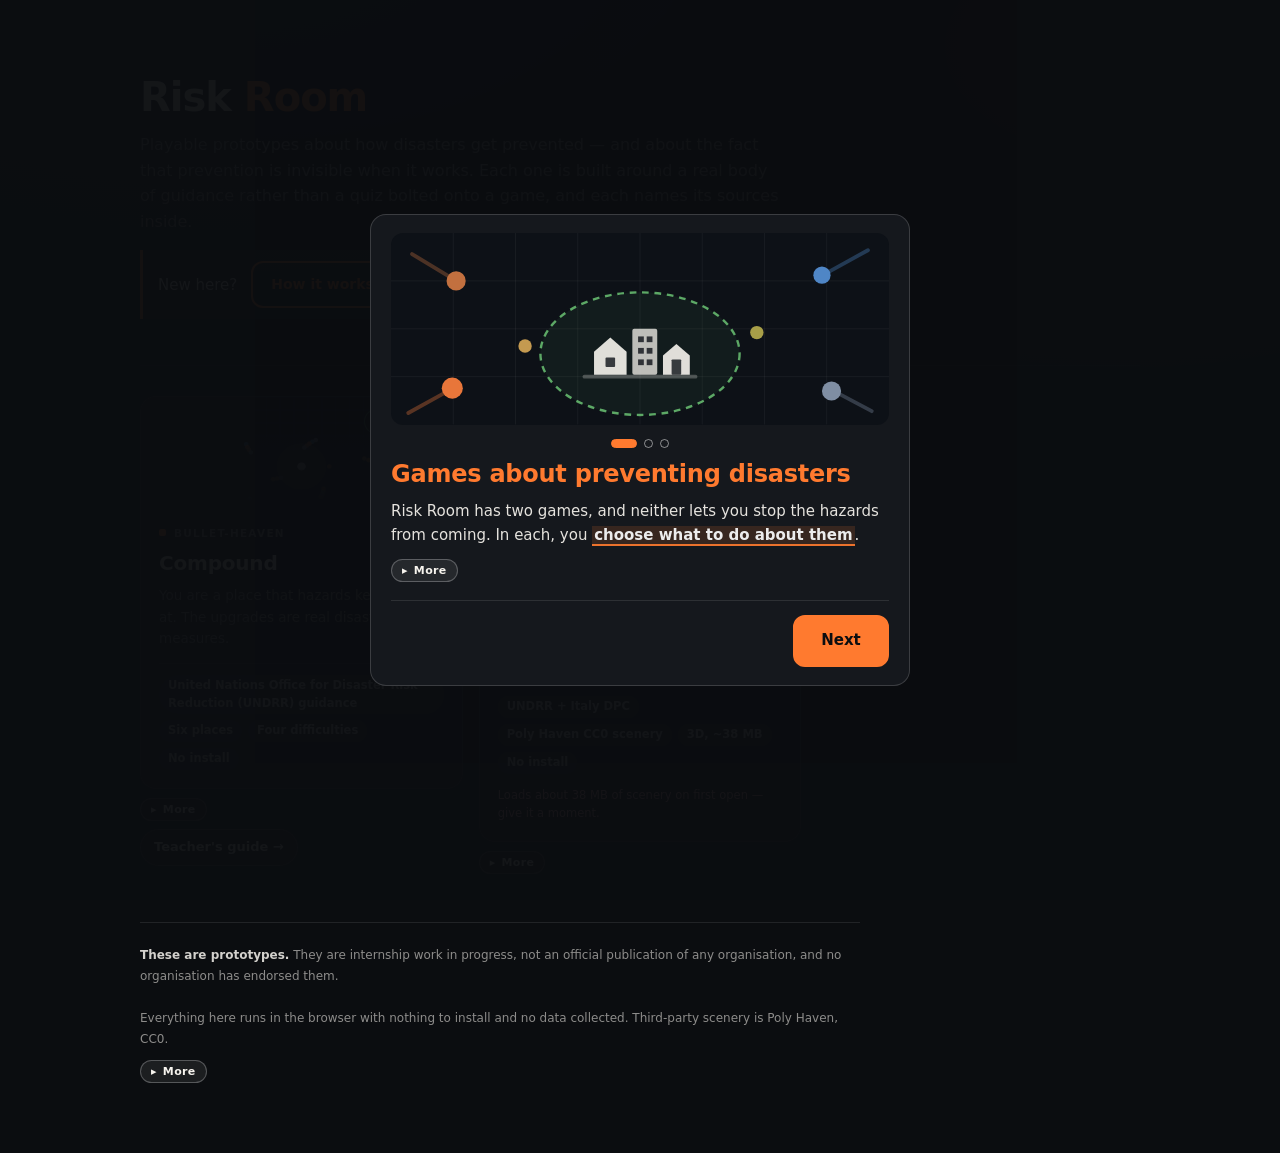
<file: index.html>
<!doctype html>
<html lang="en">
<head>
<meta charset="utf-8">
<meta name="viewport" content="width=device-width,initial-scale=1">
<title>Risk Room — playable prototypes</title>
<link rel="icon" href="data:,">
<!--
  The collection hub. One screen, one job: pick a game.

  Source of truth for this file is the workspace repo. The public
  site is a BUILD ARTIFACT assembled and force-pushed to a throwaway repo. Nothing here is
  edited on the deployed side.

  Adding a game: one entry in GAMES below, one row in $GAMES list. Two kinds of
  row — a prebuilt file to copy, or a project to compile first.

  The hub itself stays self-contained: no dependencies, no assets, no external requests, and
  card art painted rather than loaded. The GAMES it points at do not have to be — the quake
  prototype ships 38 MB of Poly Haven CC0 scenery, which is fine because that licence permits
  redistribution and it was verified first-hand.

  Self-contained: no dependencies, no assets, no external requests. Same rule as the games.
-->
<style>
  :root{ --ink:#0b0d10; --paper:#f7f4ee; --accent:#ff7a2f; --dim:rgba(247,244,238,.55) }
  *{box-sizing:border-box;margin:0;padding:0}
  html,body{min-height:100%;background:var(--ink);overflow-x:hidden}
  body{font:15px/1.55 -apple-system,BlinkMacSystemFont,"Segoe UI",system-ui,sans-serif;
    color:var(--paper);padding:0 20px 70px;
    background:
      radial-gradient(1100px 620px at 18% -8%, rgba(87,199,255,.09), transparent 60%),
      radial-gradient(900px 560px at 88% 4%, rgba(255,122,47,.08), transparent 62%),
      var(--ink)}
  .wrap{max-width:1000px;margin:0 auto}

  header{padding:76px 0 12px}
  h1{font-size:40px;letter-spacing:-.025em;font-weight:800;line-height:1.05}
  h1 span{color:var(--accent)}
  .sub{font-size:16px;color:var(--dim);margin-top:14px;max-width:640px;line-height:1.6}
  .rule{height:1px;background:rgba(255,255,255,.10);margin:34px 0 30px}
  /* New-here block: the first thing someone who has never
     played a browser game reads. Same measure as .sub, full ink instead of dim, and an accent
     edge so it is found by shape as well as by colour. */
  .new{font-size:15px;color:var(--paper);margin-top:16px;max-width:640px;line-height:1.6;
    padding:11px 15px;border-left:3px solid var(--accent);border-radius:0 12px 12px 0;
    background:rgba(255,255,255,.05)}
  /* The intro: the New-here box now holds one short line and the button that opens the
     intro again. A row that wraps under the line on a narrow screen. The button is
     Compound's How to play button: an accent outline, so it reads as a button by shape too. */
  .new.introrow{display:flex;flex-wrap:wrap;align-items:center;gap:8px 14px}
  .introbtn{font:inherit;font-size:14px;font-weight:800;min-height:44px;padding:10px 18px;border-radius:12px;
    cursor:pointer;color:var(--accent);background:transparent;border:2px solid var(--accent)}
  .introbtn:hover{background:rgba(255,122,47,.12)}

  /* The intro popup: Compound's How to play panel (the onboarding CSS),
     so the site reads as one thing. A direct child of body, over everything; the page behind is inert
     while it is open and does not scroll. The [hidden] rules are needed because a display:flex rule
     would otherwise beat the attribute. Nothing is told apart by colour alone: the current step dot is
     also wider, and the main button is also filled. */
  html.introopen{overflow:hidden}
  #intro{position:fixed;inset:0;z-index:50;display:flex;align-items:flex-start;justify-content:center;
    overflow-y:auto;overscroll-behavior:contain;padding:20px 16px;background:rgba(11,13,16,.96)}
  #intro[hidden],.introart[hidden],#intro-new[hidden]{display:none}
  .intropanel{width:100%;max-width:540px;margin:auto;padding:18px 20px 0;border-radius:16px;
    background:#15181d;border:1px solid rgba(255,255,255,.16)}
  .introart svg{display:block;width:100%;height:auto;border-radius:12px;background:#0d1117}
  .introdots{display:flex;gap:7px;justify-content:center;align-items:center;margin:14px 0 12px}
  .introdots i{display:block;width:9px;height:9px;border-radius:99px;border:1.5px solid rgba(255,255,255,.5)}
  .introdots i.on{width:26px;background:var(--accent);border-color:var(--accent)}
  #intro-t{font-size:24px;line-height:1.2;letter-spacing:-.01em;margin:0 0 10px;color:var(--accent)}
  #intro-t:focus{outline:none}
  #intro-p{font-size:15px;line-height:1.65;opacity:.92}
  #intro-p b,#intro-full b{font-weight:800;color:#fff;background:rgba(255,122,47,.16);
    border-bottom:2px solid var(--accent);padding:0 2px}
  /* The button row sticks to the bottom of the scrolling layer, so the buttons are reachable on a
     short phone screen without scrolling past the picture first. */
  .introbar{position:sticky;bottom:0;display:flex;flex-wrap:wrap;gap:10px;justify-content:space-between;
    align-items:center;margin-top:18px;padding:14px 0 18px;background:#15181d;
    border-top:1px solid rgba(255,255,255,.10)}
  .introbar span{display:flex;gap:10px;flex-wrap:wrap;margin-left:auto}
  .introbar button{font:inherit;font-size:15px;font-weight:800;min-height:48px;min-width:96px;
    padding:12px 20px;border-radius:12px;cursor:pointer;color:var(--paper);background:transparent;
    border:1px solid rgba(255,255,255,.28)}
  .introbar button#intro-next{background:var(--accent);border:2px solid var(--accent);color:#0b0d10}
  .introbar button:focus-visible,.introbtn:focus-visible{outline:3px solid #fff;outline-offset:2px}
  /* A short screen, such as a phone on its side: at full size the picture pushed the title under the
     button row (measured at 667x375). The picture shrinks instead, so the words start above the row. */
  @media (max-height:500px){
    #intro{padding-top:10px;padding-bottom:10px}
    .introart svg{height:88px}
    .introdots{margin:8px 0}
  }
  /* Shorter still, as on most phones held on their side (at 667x375 the last line of the longest step
     sat under the button row, and at 568x320 under three lines were left for the words), and on a small
     upright phone with its browser bars showing (about 320x460): the picture goes, the words stay. */
  @media (max-height:480px){
    .introart svg{display:none}
  }
  /* Read by screen readers, not shown: the step position inside the step title. */
  .sr{position:absolute;width:1px;height:1px;margin:-1px;padding:0;overflow:hidden;clip:rect(0 0 0 0);
    white-space:nowrap;border:0}

  /* min(300px,100%) rather than 300px: a fixed minimum cannot shrink, so on a 320px phone
     the track stayed 300 wide, the body padding pushed it past the edge and the page
     scrolled sideways. This lets the track collapse to the container on narrow screens. */
  .grid{display:grid;gap:16px;align-items:start;grid-template-columns:repeat(auto-fill,minmax(min(300px,100%),1fr))}
  .card{display:block;text-decoration:none;color:inherit;position:relative;
    background:#14171c;border:1px solid rgba(255,255,255,.11);border-radius:16px;
    overflow:hidden;transition:transform .12s,border-color .12s,background .12s}
  a.card:hover{transform:translateY(-4px);border-color:var(--accent);background:#191d23}
  .card.soon{opacity:.62}
  /* A card's extra link sits under the card, not inside it: the card is itself one link, and a link cannot hold
     another. The wrapper is the grid item. */
  .cardwrap{display:flex;flex-direction:column;gap:8px}
  .cardwrap>.card{flex:1}
  .guidelink{align-self:flex-start;font-size:13px;font-weight:700;color:var(--paper);text-decoration:none;
    padding:7px 13px;border-radius:99px;border:1px solid rgba(255,255,255,.18);background:rgba(255,255,255,.05)}
  .guidelink:hover,.guidelink:focus-visible{border-color:var(--accent);color:var(--accent)}
  .art{height:112px;position:relative;overflow:hidden}
  .art canvas{display:block;width:100%;height:100%}
  .art::after{content:'';position:absolute;inset:0;
    background:linear-gradient(180deg,rgba(20,23,28,0) 30%,rgba(20,23,28,.96) 100%)}
  .body{padding:16px 18px 18px}
  .tag{font-size:10.5px;font-weight:800;letter-spacing:.12em;text-transform:uppercase;
    color:var(--dim);display:flex;gap:8px;align-items:center;margin-bottom:7px}
  .tag i{width:7px;height:7px;border-radius:2px;font-style:normal;flex:none}
  h2{font-size:20px;letter-spacing:-.01em;margin-bottom:6px}
  .card p{font-size:13.5px;color:var(--dim);line-height:1.6}
  .meta{margin-top:13px;padding-top:11px;border-top:1px solid rgba(255,255,255,.09);
    font-size:11.5px;color:var(--dim);display:flex;flex-wrap:wrap;gap:6px}
  .meta b{font-weight:700;padding:2px 9px;border-radius:99px;background:rgba(255,255,255,.08);
    color:var(--paper);opacity:.8}
  .note{margin-top:12px;font-size:11.5px;line-height:1.6;color:#ffb3ba}

  .badge{position:absolute;top:12px;right:12px;z-index:2;font-size:10px;font-weight:800;
    letter-spacing:.1em;text-transform:uppercase;padding:4px 10px;border-radius:99px;
    background:rgba(11,13,16,.82);border:1px solid rgba(255,255,255,.2)}
  .badge.play{color:#7ee787;border-color:rgba(126,231,135,.5)}
  .badge.local{color:#ffd166;border-color:rgba(255,209,102,.45)}

  footer{margin-top:48px;padding-top:22px;border-top:1px solid rgba(255,255,255,.09);
    font-size:12px;color:var(--dim);line-height:1.75;max-width:720px}
  footer b{color:var(--paper);opacity:.85;font-weight:700}
  @media (max-width:600px){
    body{padding:0 14px 48px}
    header{padding:44px 0 10px}
    h1{font-size:28px}
    .sub{font-size:14px}
    .new{font-size:14px;padding:10px 12px}
    #intro{padding:12px 10px}
    .intropanel{padding:14px 14px 0}
    #intro-t{font-size:20px}
    #intro-p{font-size:14.5px}
    .introbar button{flex:1 1 auto}
    .rule{margin:24px 0 22px}
    .art{height:92px}
    h2{font-size:18px}
    footer{font-size:11.5px}
  }
  .fold-t{display:inline-flex;align-items:center;gap:6px;padding:3px 10px;font:inherit;font-size:11px;font-weight:700;
    letter-spacing:.03em;line-height:1.4;color:var(--paper);background:rgba(255,255,255,.07);border:1px solid rgba(255,255,255,.25);
    border-radius:99px;cursor:pointer}
  .fold-t:hover{background:rgba(255,255,255,.14)}
  .fold-t:focus-visible{outline:2px solid #fff;outline-offset:2px}
  .fold-t[hidden],.fold-b[hidden]{display:none}
  @media (pointer:coarse){.fold-t{min-height:32px;padding:5px 13px;font-size:12px}}
  .cardfold{align-self:flex-start}
  #intro-fold{margin-top:10px}
  #intro-full{font-size:15px;line-height:1.65;opacity:.92}
  @media (max-width:600px){ #intro-full{font-size:14.5px} }
  .footfold{margin-top:10px}
</style>
</head>
<body>
<div class="wrap">
  <header>
    <h1>Risk <span>Room</span></h1>
    <p class="sub">Playable prototypes about how disasters get prevented — and about the fact
      that prevention is invisible when it works. Each one is built around a real body of
      guidance rather than a quiz bolted onto a game, and each names its sources inside.</p>
    <p class="new introrow"><span id="intro-new"></span><button id="intro-open" class="introbtn" type="button"></button></p>
  </header>
  <div class="rule"></div>
  <div class="grid" id="grid"></div>

  <footer>
    <div id="footshort"><b>These are prototypes.</b> They are internship work in progress, not an official publication of any organisation, and no organisation has endorsed them.<br><br>
    Everything here runs in the browser with nothing to install and no data collected. Third-party scenery is Poly Haven, CC0.</div>
    <div class="fold-b" id="footmore" hidden>
    <b>These are prototypes.</b> They are internship work in
    progress, not an official publication of any organisation, and no organisation has
    endorsed them. Where a game cites a body of guidance, the citation is to that
    organisation's own published material and is named on the card or inside the game.<br><br>
    Everything here runs in the browser with nothing to install and no data collected.
    Third-party scenery is Poly Haven, CC0. Where a game leans on a body of guidance, the
    citation is inside the game and names the document rather than the organisation's
    reputation.
    </div>
    <div class="fold footfold"><button type="button" class="fold-t" id="footmore-t" aria-expanded="false" aria-controls="footmore" data-short="footshort"><span aria-hidden="true">&#9656;</span> More</button></div>
  </footer>
</div>

<!-- The intro. Three steps: what Risk Room is
     about, the games, how it works. Every word in it is filled in from INTRO_COPY in the script. The
     pictures are decoration for the words beside them, carry no words, and are hidden from screen readers. -->
<div id="intro" hidden role="dialog" aria-modal="true" aria-labelledby="intro-t" aria-describedby="intro-p">
  <div class="intropanel">
    <div class="introart" id="introart0" hidden>
      <svg viewBox="0 0 520 200" aria-hidden="true" focusable="false">
        <path d="M0 50H520M0 100H520M0 150H520M65 0V200M130 0V200M195 0V200M260 0V200M325 0V200M390 0V200M455 0V200" stroke="rgba(255,255,255,.05)"/>
        <!-- a place, a dashed ring around it, and hazards arriving from every side -->
        <ellipse cx="260" cy="126" rx="104" ry="64" fill="rgba(126,231,135,.05)" stroke="#7ee787" stroke-opacity=".7" stroke-width="2.5" stroke-dasharray="7 6"/>
        <rect x="200" y="148" width="120" height="4" rx="2" fill="rgba(247,244,238,.25)"/>
        <path d="M212 148V124l17-15 17 15v24z" fill="#f7f4ee" fill-opacity=".9"/>
        <rect x="252" y="100" width="26" height="48" rx="2" fill="#f7f4ee" fill-opacity=".75"/>
        <path d="M284 148V128l14-12 14 12v20z" fill="#f7f4ee" fill-opacity=".9"/>
        <g fill="#0d1117" fill-opacity=".8">
          <rect x="224" y="130" width="10" height="10" rx="1"/>
          <rect x="258" y="108" width="6" height="6"/><rect x="267" y="108" width="6" height="6"/>
          <rect x="258" y="120" width="6" height="6"/><rect x="267" y="120" width="6" height="6"/>
          <rect x="258" y="132" width="6" height="6"/><rect x="267" y="132" width="6" height="6"/>
          <rect x="293" y="132" width="10" height="16" rx="1"/>
        </g>
        <g stroke-linecap="round" stroke-width="4" stroke-opacity=".35">
          <path d="M22 22L60 45" stroke="#c2703f"/><path d="M498 18L458 40" stroke="#4f86c6"/>
          <path d="M18 188L56 167" stroke="#e8763a"/><path d="M502 186L468 168" stroke="#7f8ea3"/>
        </g>
        <circle cx="68" cy="50" r="10" fill="#c2703f"/><circle cx="450" cy="44" r="9" fill="#4f86c6"/>
        <circle cx="64" cy="162" r="11" fill="#e8763a"/><circle cx="460" cy="165" r="10" fill="#7f8ea3"/>
        <circle cx="140" cy="118" r="7" fill="#c49a50"/><circle cx="382" cy="104" r="7" fill="#a89f48"/>
      </svg>
    </div>
    <div class="introart" id="introart1" hidden>
      <svg viewBox="0 0 520 200" aria-hidden="true" focusable="false">
        <defs>
          <clipPath id="introclip-c"><rect x="36" y="20" width="206" height="86" rx="8"/></clipPath>
          <clipPath id="introclip-q"><rect x="278" y="20" width="206" height="86" rx="8"/></clipPath>
        </defs>
        <!-- two game cards, each with its own card art from the page (PAINT below) -->
        <rect x="28" y="12" width="222" height="176" rx="12" fill="#14171c" stroke="rgba(255,255,255,.14)"/>
        <g clip-path="url(#introclip-c)">
          <rect x="36" y="20" width="206" height="86" fill="#0d1117"/>
          <path d="M62 20V106M88 20V106M114 20V106M140 20V106M166 20V106M192 20V106M218 20V106M36 46H242M36 72H242M36 98H242" stroke="rgba(255,255,255,.05)"/>
          <circle cx="139" cy="66" r="26" fill="rgba(255,157,226,.13)"/>
          <circle cx="98" cy="46" r="4.4" fill="#c2703f"/><circle cx="182" cy="42" r="4.4" fill="#7f8ea3"/>
          <circle cx="96" cy="88" r="4.4" fill="#4f86c6"/><circle cx="184" cy="90" r="4.4" fill="#e8763a"/>
          <circle cx="139" cy="30" r="4.4" fill="#4f86c6"/><circle cx="212" cy="66" r="4.4" fill="#c2703f"/>
          <circle cx="66" cy="64" r="4.4" fill="#7f8ea3"/><circle cx="150" cy="98" r="4.4" fill="#e8763a"/>
          <circle cx="139" cy="66" r="7" fill="#f7f4ee"/>
        </g>
        <rect x="46" y="118" width="7" height="7" rx="2" fill="#ff7a2f"/><rect x="58" y="119" width="64" height="5" rx="2.5" fill="rgba(255,255,255,.3)"/>
        <rect x="46" y="134" width="96" height="10" rx="5" fill="rgba(247,244,238,.8)"/>
        <rect x="46" y="152" width="180" height="5" rx="2.5" fill="rgba(255,255,255,.22)"/><rect x="46" y="162" width="150" height="5" rx="2.5" fill="rgba(255,255,255,.22)"/>
        <rect x="46" y="175" width="36" height="7" rx="3.5" fill="rgba(255,255,255,.12)"/><rect x="88" y="175" width="36" height="7" rx="3.5" fill="rgba(255,255,255,.12)"/><rect x="130" y="175" width="36" height="7" rx="3.5" fill="rgba(255,255,255,.12)"/>
        <rect x="270" y="12" width="222" height="176" rx="12" fill="#14171c" stroke="rgba(255,255,255,.14)"/>
        <g clip-path="url(#introclip-q)">
          <rect x="278" y="20" width="206" height="86" fill="#100c0a"/>
          <rect x="278" y="82" width="206" height="24" fill="rgba(140,110,80,.22)"/>
          <rect x="344" y="58" width="74" height="6" fill="rgba(190,160,120,.6)"/>
          <rect x="348" y="64" width="5" height="22" fill="rgba(190,160,120,.6)"/><rect x="410" y="64" width="5" height="22" fill="rgba(190,160,120,.6)"/>
          <circle cx="381" cy="75" r="6" fill="#f7f4ee"/>
          <path d="M278 34L300 29L322 34L344 29L366 34L388 29L410 34L432 29L454 34L476 29L498 34" fill="none" stroke="rgba(196,120,70,.5)" stroke-width="2"/>
        </g>
        <rect x="288" y="118" width="7" height="7" rx="2" fill="#c2703f"/><rect x="300" y="119" width="64" height="5" rx="2.5" fill="rgba(255,255,255,.3)"/>
        <rect x="288" y="134" width="120" height="10" rx="5" fill="rgba(247,244,238,.8)"/>
        <rect x="288" y="152" width="180" height="5" rx="2.5" fill="rgba(255,255,255,.22)"/><rect x="288" y="162" width="140" height="5" rx="2.5" fill="rgba(255,255,255,.22)"/>
        <rect x="288" y="175" width="36" height="7" rx="3.5" fill="rgba(255,255,255,.12)"/><rect x="330" y="175" width="36" height="7" rx="3.5" fill="rgba(255,255,255,.12)"/><rect x="372" y="175" width="36" height="7" rx="3.5" fill="rgba(255,255,255,.12)"/>
      </svg>
    </div>
    <div class="introart" id="introart2" hidden>
      <svg viewBox="0 0 520 200" aria-hidden="true" focusable="false">
        <!-- a card being pressed, the game opening in the browser, and keys or a touch screen to play it -->
        <rect x="24" y="30" width="128" height="140" rx="12" fill="#191d23" stroke="#ff7a2f" stroke-width="2"/>
        <rect x="32" y="38" width="112" height="54" rx="7" fill="#0d1117"/>
        <circle cx="88" cy="65" r="15" fill="rgba(255,157,226,.13)"/>
        <circle cx="62" cy="50" r="3" fill="#c2703f"/><circle cx="116" cy="52" r="3" fill="#4f86c6"/>
        <circle cx="112" cy="82" r="3" fill="#e8763a"/><circle cx="60" cy="80" r="3" fill="#7f8ea3"/>
        <circle cx="88" cy="65" r="4.5" fill="#f7f4ee"/>
        <rect x="36" y="104" width="64" height="8" rx="4" fill="rgba(247,244,238,.8)"/>
        <rect x="36" y="120" width="100" height="5" rx="2.5" fill="rgba(255,255,255,.22)"/><rect x="36" y="130" width="84" height="5" rx="2.5" fill="rgba(255,255,255,.22)"/>
        <circle cx="122" cy="142" r="15" fill="none" stroke="rgba(255,255,255,.4)" stroke-width="2" stroke-dasharray="3 4"/>
        <path d="M122 142v30l8-7 6 13 6-3-6-12h11z" fill="#f7f4ee" stroke="#0b0d10" stroke-width="1.5" stroke-linejoin="round"/>
        <path d="M162 100h28M182 92l9 8-9 8" fill="none" stroke="rgba(255,255,255,.4)" stroke-width="2.5" stroke-linecap="round" stroke-linejoin="round"/>
        <rect x="202" y="40" width="140" height="120" rx="10" fill="#15181d" stroke="rgba(255,255,255,.25)"/>
        <path d="M202 62h140" stroke="rgba(255,255,255,.15)"/>
        <circle cx="214" cy="51" r="3.5" fill="rgba(255,255,255,.35)"/><circle cx="226" cy="51" r="3.5" fill="rgba(255,255,255,.35)"/><circle cx="238" cy="51" r="3.5" fill="rgba(255,255,255,.35)"/>
        <circle cx="272" cy="111" r="28" fill="rgba(255,122,47,.12)"/>
        <path d="M262 96l24 15-24 15z" fill="#ff7a2f"/>
        <g fill="rgba(255,255,255,.14)">
          <rect x="402" y="66" width="26" height="26" rx="6"/>
          <rect x="372" y="96" width="26" height="26" rx="6"/><rect x="402" y="96" width="26" height="26" rx="6"/><rect x="432" y="96" width="26" height="26" rx="6"/>
        </g>
        <rect x="470" y="60" width="38" height="80" rx="8" fill="#15181d" stroke="rgba(255,255,255,.45)" stroke-width="2"/>
        <rect x="475" y="70" width="28" height="58" rx="3" fill="#0d1117"/>
        <path d="M482 122q1-12 7-24" fill="none" stroke="rgba(255,255,255,.4)" stroke-width="2" stroke-dasharray="2 4" stroke-linecap="round"/>
        <circle cx="489" cy="96" r="7" fill="rgba(255,255,255,.3)" stroke="rgba(255,255,255,.75)" stroke-width="1.5"/>
      </svg>
    </div>
    <div class="introdots" aria-hidden="true"><i></i><i></i><i></i></div>
    <h2 id="intro-t" tabindex="-1"><span class="sr" id="intro-n"></span> <span id="intro-tt"></span></h2>
    <p id="intro-p"></p>
    <p class="fold-b" id="intro-full" hidden></p>
    <div class="fold" id="intro-fold"><button type="button" class="fold-t" id="intro-more" aria-expanded="false" aria-controls="intro-full" data-short="intro-p"><span aria-hidden="true">&#9656;</span> More</button></div>
    <div class="introbar">
      <button id="intro-back" type="button"></button>
      <span><button id="intro-skip" type="button"></button><button id="intro-next" type="button"></button></span>
    </div>
  </div>
</div>

<script>
(() => {
'use strict'
// One entry per game. `href` is relative because the deployed layout is assembled
// into exactly this shape; `art` paints the card header so the hub needs no
// image files, same constraint the games hold themselves to.
const GAMES = [
  {
    id: 'compound', href: 'compound/index.html', status: 'play',
    kind: 'Bullet-heaven', col: '#ff7a2f',
    title: 'Compound',
    desc: 'You are a place that hazards keep arriving at. The upgrades are ten real ' +
          'disaster-risk measures, and measures that go together offer more. When the run ' +
          'ends, the place asks whether you can say why — and what you answer carries into ' +
          'the next one.',
    descShort: 'You are a place that hazards keep arriving at. The upgrades are real disaster-risk measures.',
    meta: ['United Nations Office for Disaster Risk Reduction (UNDRR) guidance', 'Six places', 'Four difficulties', 'No install'],
    art: 'compound',
    // The label is the guide's own title words; the path names index.html so the hub still works opened from disk.
    guide: { href: 'compound/guide/index.html', label: 'Teacher\'s guide' },
  },
  {
    id: 'quake', href: 'quake/index.html', status: 'play',
    kind: 'First-person drill · 1 min', col: '#c2703f',
    title: 'Drop, Cover, Hold On',
    desc: 'An earthquake, indoors, ten seconds. A drill rather than a quiz: the verdict is ' +
          'read off where you actually are and what you are actually under when the shaking ' +
          'stops, never off a button. UNDRR and Italy\u2019s civil protection disagree about ' +
          'the doorway — both positions are shown and neither is resolved for you.',
    descShort: 'An earthquake, indoors, ten seconds. A drill rather than a quiz: the verdict is read off where you are when the shaking stops.',
    meta: ['UNDRR + Italy DPC', 'Poly Haven CC0 scenery', '3D, ~38 MB', 'No install'],
    note: 'Loads about 38 MB of scenery on first open — give it a moment.',
    art: 'quake',
  },
]

// --- card art, painted rather than loaded -------------------------------------------
// Each one is a glance at the game it fronts: hazards arriving from every side, and a room
// with the table you are supposed to get under.
const PAINT = {
  compound (g, W, H) {
    g.fillStyle = '#0d1117'; g.fillRect(0, 0, W, H)
    g.strokeStyle = 'rgba(255,255,255,.05)'
    for (let x = 0; x < W; x += 26) { g.beginPath(); g.moveTo(x, 0); g.lineTo(x, H); g.stroke() }
    for (let y = 0; y < H; y += 26) { g.beginPath(); g.moveTo(0, y); g.lineTo(W, y); g.stroke() }
    const cx = W / 2, cy = H * 0.62
    g.fillStyle = 'rgba(255,157,226,.13)'
    g.beginPath(); g.arc(cx, cy, 46, 0, 6.283); g.fill()
    const cols = ['#c2703f', '#7f8ea3', '#4f86c6', '#e8763a']
    for (let i = 0; i < 22; i++) {
      const a = i * 1.618 * 3.1, d = 52 + (i * 37 % 96)
      g.fillStyle = cols[i % cols.length]
      g.globalAlpha = .85
      g.beginPath(); g.arc(cx + Math.cos(a) * d, cy + Math.sin(a) * d * .62, 4.4, 0, 6.283); g.fill()
    }
    g.globalAlpha = 1
    g.fillStyle = '#f7f4ee'
    g.beginPath(); g.arc(cx, cy, 8, 0, 6.283); g.fill()
  },
  quake (g, W, H) {
    g.fillStyle = '#100c0a'; g.fillRect(0, 0, W, H)
    g.fillStyle = 'rgba(140,110,80,.22)'
    g.fillRect(0, H * .72, W, H * .28)
    g.fillStyle = 'rgba(190,160,120,.5)'
    g.fillRect(W * .32, H * .44, W * .36, 9)
    g.fillRect(W * .34, H * .48, 8, H * .26)
    g.fillRect(W * .64, H * .48, 8, H * .26)
    g.fillStyle = '#f7f4ee'
    g.beginPath(); g.arc(W * .5, H * .64, 8, 0, 6.283); g.fill()
    g.strokeStyle = 'rgba(196,120,70,.5)'; g.lineWidth = 2.5
    g.beginPath()
    let y = H * .16
    for (let x = 0; x <= W; x += 22) { g.lineTo(x, y); y = y === H * .16 ? H * .1 : H * .16 }
    g.stroke()
  },
}

function foldSet(btn, open) {
  btn.setAttribute('aria-expanded', open ? 'true' : 'false')
  btn.firstElementChild.innerHTML = open ? '&#9662;' : '&#9656;'
  document.getElementById(btn.getAttribute('aria-controls')).hidden = !open
  if (btn.dataset.short) document.getElementById(btn.dataset.short).hidden = open
}
function foldToggle(btn) { foldSet(btn, btn.getAttribute('aria-expanded') !== 'true') }
document.getElementById('footmore-t').onclick = e => foldToggle(e.currentTarget)

const grid = document.getElementById('grid')
for (const G of GAMES) {
  const el = document.createElement(G.href ? 'a' : 'div')
  el.className = 'card' + (G.href ? '' : ' soon')
  if (G.href) el.href = G.href
  el.innerHTML =
    `<div class="badge ${G.status === 'play' ? 'play' : 'local'}">` +
      `${G.status === 'play' ? 'Playable' : 'Local only'}</div>` +
    `<div class="art"><canvas width="600" height="224"></canvas></div>` +
    `<div class="body">` +
      `<div class="tag"><i style="background:${G.col}"></i>${G.kind}</div>` +
      `<h2 id="cardtitle-${G.id}">${G.title}</h2>` +
      (G.descShort ? `<p id="cardshort-${G.id}">${G.descShort}</p><p class="fold-b" id="cardmore-${G.id}" hidden>${G.desc}</p>` : `<p>${G.desc}</p>`) +
      `<div class="meta">${G.meta.map(m => `<b>${m}</b>`).join('')}</div>` +
      (G.note ? `<div class="note">${G.note}</div>` : '') +
    `</div>`
  const wrap = document.createElement('div')
  wrap.className = 'cardwrap'
  wrap.appendChild(el)
  if (G.descShort) {
    const fd = document.createElement('div')
    fd.className = 'fold cardfold'
    fd.innerHTML = `<button type="button" class="fold-t" id="cardmore-t-${G.id}" aria-expanded="false" aria-controls="cardmore-${G.id}" data-short="cardshort-${G.id}" aria-labelledby="cardmore-t-${G.id} cardtitle-${G.id}"><span aria-hidden="true">&#9656;</span> More</button>`
    fd.firstElementChild.onclick = e => foldToggle(e.currentTarget)
    wrap.appendChild(fd)
  }
  if (G.guide) {
    const gl = document.createElement('a')
    gl.className = 'guidelink'
    gl.href = G.guide.href
    gl.innerHTML = `${G.guide.label} <span aria-hidden="true">&rarr;</span>`
    wrap.appendChild(gl)
  }
  grid.appendChild(wrap)
  const cv = el.querySelector('canvas')
  PAINT[G.art](cv.getContext('2d'), cv.width, cv.height)
}

// --- the intro ---------------------------------------------------------
// Three steps: what Risk Room is about, the games, how it works. The pattern is Compound's How to play: on a first visit it opens by itself with no
// Skip and no Escape, the page behind is inert, and the finishing button on the last step is the only
// thing that marks it seen (a first visit closes only at the end). Back stays available. From the
// header button it opens with Skip and Escape, and every close only closes.
//
// The copy, one entry per row id. Plain JSON between the two markers, so a script can read it back out of
// the page. Steps 1 and 2 name the games and say how many there are, and step 3 states their controls:
// adding a game to GAMES means redrafting all three.
/* INTRO_COPY:BEGIN */
const INTRO_COPY = {
  "HI.1.title": "Games about preventing disasters",
  "HI.1.body": "Risk Room has two games. Neither game lets you stop the hazards from coming. In each, you choose what to do about them. These games are prototypes, still in progress.",
  "HI.1.short": "Risk Room has two games, and neither lets you stop the hazards from coming. In each, you choose what to do about them.",
  "HI.1.bold": "choose what to do about them",
  "HI.2.title": "The two games",
  "HI.2.body": "Compound: you are a place that hazards keep arriving at. You pick which measures to take, and can answer questions after the run. Drop, Cover, Hold On: an earthquake, indoors. First you decide what some signs are actually worth. Then you fix things in the room, find a safe place, and get out.",
  "HI.2.short": "Compound: you are a place that hazards keep arriving at. Drop, Cover, Hold On: an earthquake, indoors.",
  "HI.2.bold": "",
  "HI.3.title": "How to start a game",
  "HI.3.body": "Each card opens a game. Move with the arrow keys or W, A, S and D. On a touch screen, drag on the left half to move. Drop, Cover, Hold On: look around with the mouse, or by dragging on the right half. Open this again with the How it works button at the top.",
  "HI.3.short": "Move with the arrow keys or W, A, S and D, or by dragging on the left half of a touch screen. Drop, Cover, Hold On: look around with the mouse, or by dragging on the right half.",
  "HI.3.bold": "",
  "HI.btn.next": "Next",
  "HI.btn.back": "Back",
  "HI.btn.skip": "Skip",
  "HI.btn.done": "Choose a game",
  "HI.open": "How it works",
  "HI.new": "New here?",
  "HI.pos": "Step {n} of {total}:"
}
/* INTRO_COPY:END */
const INTRO_STEPS = ['HI.1', 'HI.2', 'HI.3']
// Its own key. The hub and Compound share one origin, and Compound's is compoundOnboardV1. Storage that is
// absent or throws falls back to memory, so the intro then opens once per page load and never loops.
const INTRO_KEY = 'riskroomIntroV1'
let introMem = false, introStep = 0, introMandatory = false, introHeld = null
function introSeen() {
  if (introMem) return true
  try { return localStorage.getItem(INTRO_KEY) === '1' } catch (e) { return false }
}
function introMark() {
  introMem = true
  try { localStorage.setItem(INTRO_KEY, '1') } catch (e) {}
}
const $ = id => document.getElementById(id)
const wrap = document.querySelector('.wrap')
function introOpen(mandatory) {
  introMandatory = mandatory; introStep = 0; introHeld = null
  $('intro').hidden = false
  $('intro').scrollTop = 0
  // Filled before the page behind is locked: if filling ever failed, introRender closes the popup and
  // the page stays usable, instead of going inert behind a broken layer.
  if (!introRender()) return
  wrap.inert = true
  document.documentElement.classList.add('introopen')
}
function introRender() {
  try {
    const id = INTRO_STEPS[introStep], C = INTRO_COPY
    // The step position is read out with the title and hidden on screen, where the dots carry it.
    $('intro-n').textContent = (C['HI.pos'] || '').replace('{n}', introStep + 1).replace('{total}', INTRO_STEPS.length)
    $('intro-tt').textContent = C[id + '.title']
    // The step's one bold phrase, found as a substring rather than by position, so a revised row that
    // drops it loses the bold instead of bolding the wrong words.
    const p = $('intro-p'), body = C[id + '.short'] || C[id + '.body'], bold = C[id + '.bold'], at = bold ? body.indexOf(bold) : -1
    if (at < 0) p.textContent = body
    else {
      const b = document.createElement('b'); b.textContent = bold
      p.textContent = ''; p.append(body.slice(0, at), b, body.slice(at + bold.length))
    }
    const full = C[id + '.short'] ? C[id + '.body'] : ''
    const f = $('intro-full'), fat = bold ? full.indexOf(bold) : -1
    if (fat < 0) f.textContent = full
    else {
      const fb = document.createElement('b'); fb.textContent = bold
      f.textContent = ''; f.append(full.slice(0, fat), fb, full.slice(fat + bold.length))
    }
    $('intro-more').hidden = !full
    foldSet($('intro-more'), false)
    introDesc()
    for (let i = 0; i < INTRO_STEPS.length; i++) $('introart' + i).hidden = i !== introStep
    document.querySelectorAll('.introdots i').forEach((d, i) => d.classList.toggle('on', i === introStep))
    const back = $('intro-back'), skip = $('intro-skip'), next = $('intro-next')
    // Back leaves the layout on step 1 instead of staying as an invisible slot: on a narrow phone that
    // slot wrapped onto a row of its own and left an empty band in the button row.
    back.textContent = C['HI.btn.back']; back.hidden = !introStep
    skip.textContent = C['HI.btn.skip']; skip.hidden = introMandatory
    next.textContent = introStep === INTRO_STEPS.length - 1 ? C['HI.btn.done'] : C['HI.btn.next']
  } catch (err) {
    introClose(false)                    // never leave a visitor behind a broken popup
    return false
  }
  // Blur first. A step changed by Enter on the title or by the arrows would otherwise focus a title that
  // already has focus: no focus event fires, and a screen reader may not read out the new step.
  const t = $('intro-t'); t.blur(); t.focus()
  return true
}
function introDesc() {
  $('intro').setAttribute('aria-describedby', $('intro-more').getAttribute('aria-expanded') === 'true' ? 'intro-full' : 'intro-p')
}
function introGo(d) {
  const n = introStep + d
  if (n < 0 || n >= INTRO_STEPS.length) return
  introStep = n; introRender()
}
function introClose(finished) {
  if (finished) introMark()
  $('intro').hidden = true
  wrap.inert = false
  document.documentElement.classList.remove('introopen')
  introMandatory = false
  // The finishing button leads to the games, so focus goes to the first game card. Skip and Escape go
  // back to the button that opened the popup.
  const first = finished && document.querySelector('#grid a.card')
  ;(first || $('intro-open')).focus()
}
$('intro-next').onclick = () => { if (introStep < INTRO_STEPS.length - 1) introGo(1); else introClose(true) }
$('intro-back').onclick = () => introGo(-1)
$('intro-skip').onclick = () => { if (!introMandatory) introClose(false) }
$('intro-open').onclick = () => introOpen(false)
$('intro-more').onclick = () => { foldToggle($('intro-more')); introDesc() }
$('intro-open').textContent = INTRO_COPY['HI.open']
if (INTRO_COPY['HI.new']) $('intro-new').textContent = INTRO_COPY['HI.new']
else $('intro-new').hidden = true

// Keyboard, as in Compound: Tab stays inside, the arrows step, Escape closes unless this is the first
// visit, and Enter or Space presses the focused button once - a held key repeats neither through the
// steps nor past the close. With the title focused (where each step puts focus), Enter means the main
// button.
addEventListener('keydown', e => {
  if ($('intro').hidden) {
    // The key that closed the popup may still be held down. Its repeats must not press whatever has focus
    // now: the first game card would open, or the header button would open the popup again.
    if (introHeld === e.key) e.preventDefault()
    return
  }
  // Shortcuts with Ctrl, Alt or Cmd are left to the browser. Cmd+Enter used to close the popup, and some
  // browsers send no key release for a key let go while Cmd is held, which left that key swallowed once.
  if (e.ctrlKey || e.altKey || e.metaKey) return
  const k = e.key
  if (k === 'Tab') { introTrap(e); return }
  if (!['Enter', ' ', 'Escape', 'ArrowLeft', 'ArrowRight'].includes(k)) return
  e.preventDefault()
  if (e.repeat) return
  if (k === 'Escape') { if (!introMandatory) introClose(false) }
  else if (k === 'ArrowRight') introGo(1)
  else if (k === 'ArrowLeft') introGo(-1)
  else {
    const a = document.activeElement
    if (a && a.tagName === 'BUTTON' && $('intro').contains(a)) a.click()
    else if (k === 'Enter') $('intro-next').click()
  }
  if ($('intro').hidden) introHeld = k
})
addEventListener('keyup', e => { if (introHeld === e.key) { e.preventDefault(); introHeld = null } })
addEventListener('blur', () => { introHeld = null })
function introTrap(e) {
  const f = [...$('intro').querySelectorAll('button')].filter(b => !b.hidden && b.style.visibility !== 'hidden')
  if (!f.length) return
  e.preventDefault()
  const i = f.indexOf(document.activeElement)
  f[i < 0 ? (e.shiftKey ? f.length - 1 : 0) : (i + (e.shiftKey ? -1 : 1) + f.length) % f.length].focus()
}

if (!introSeen()) introOpen(true)
})()
</script>
</body>
</html>
</file>
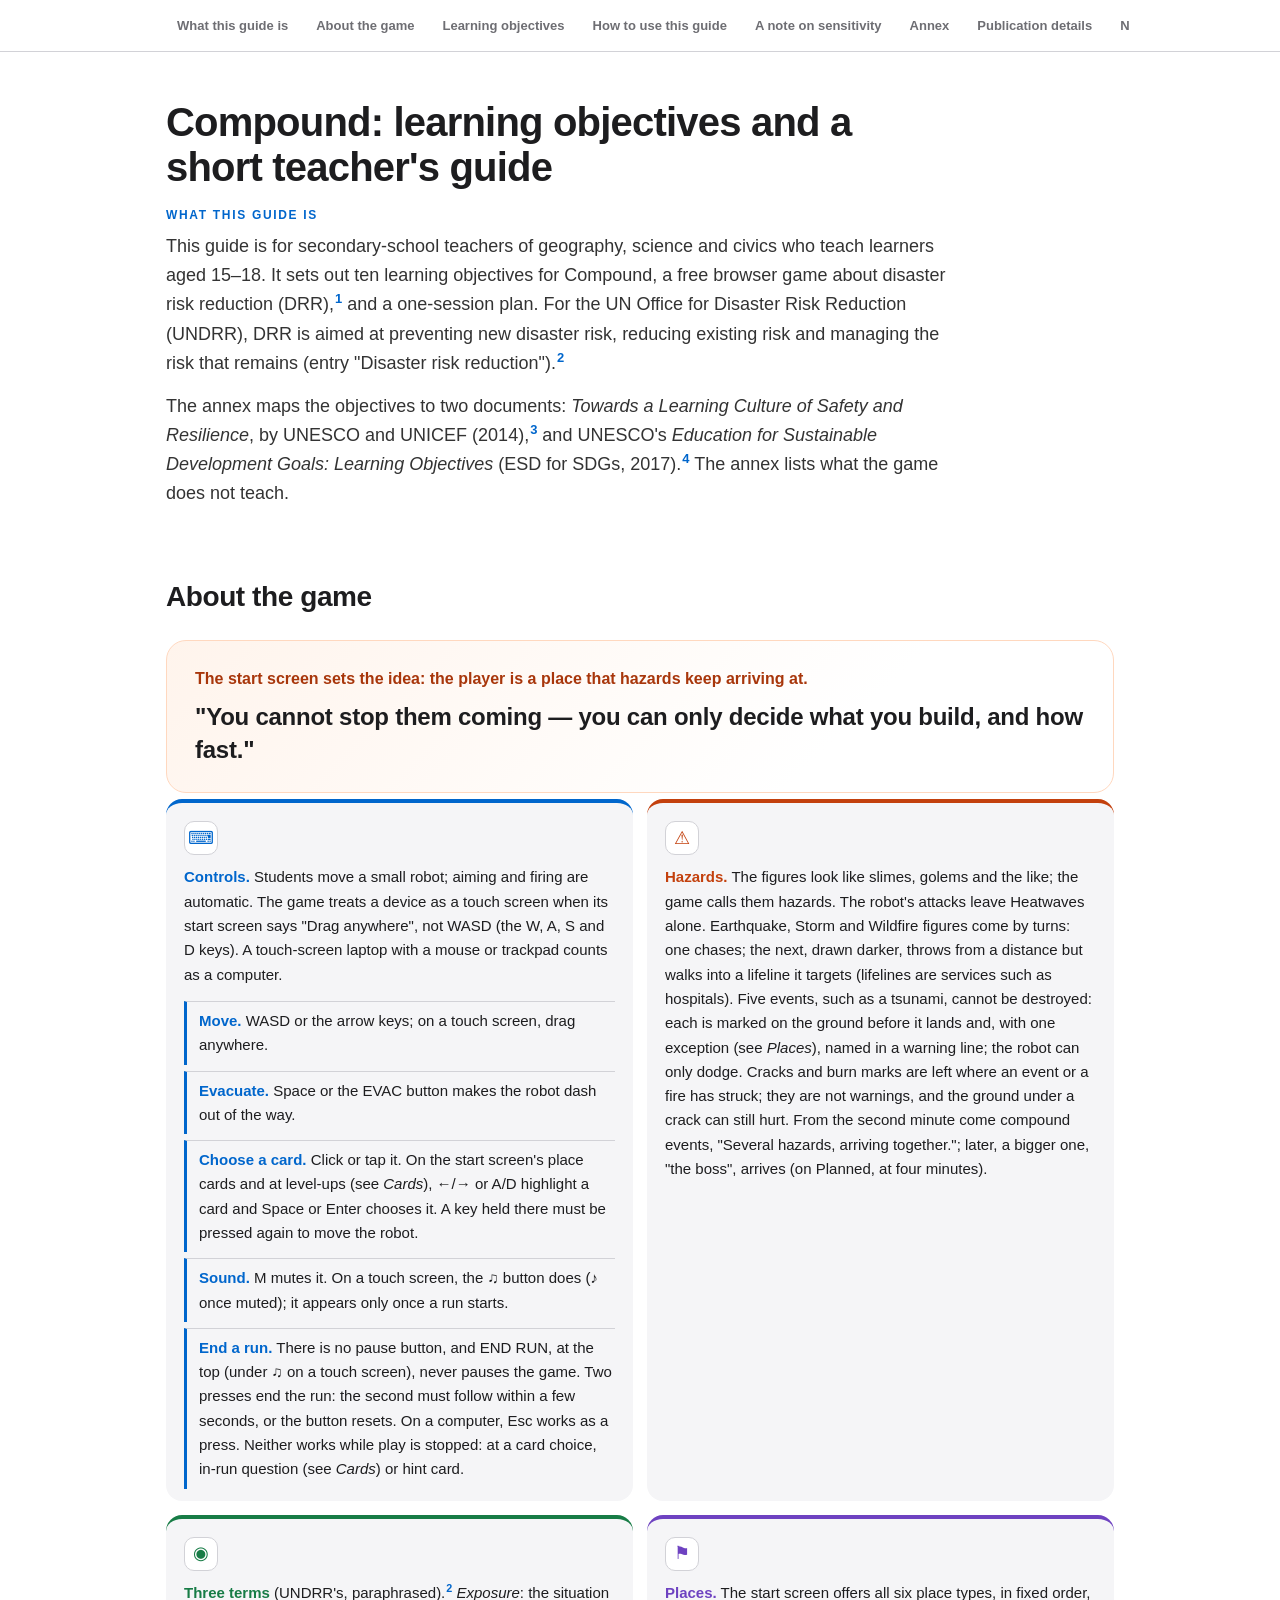
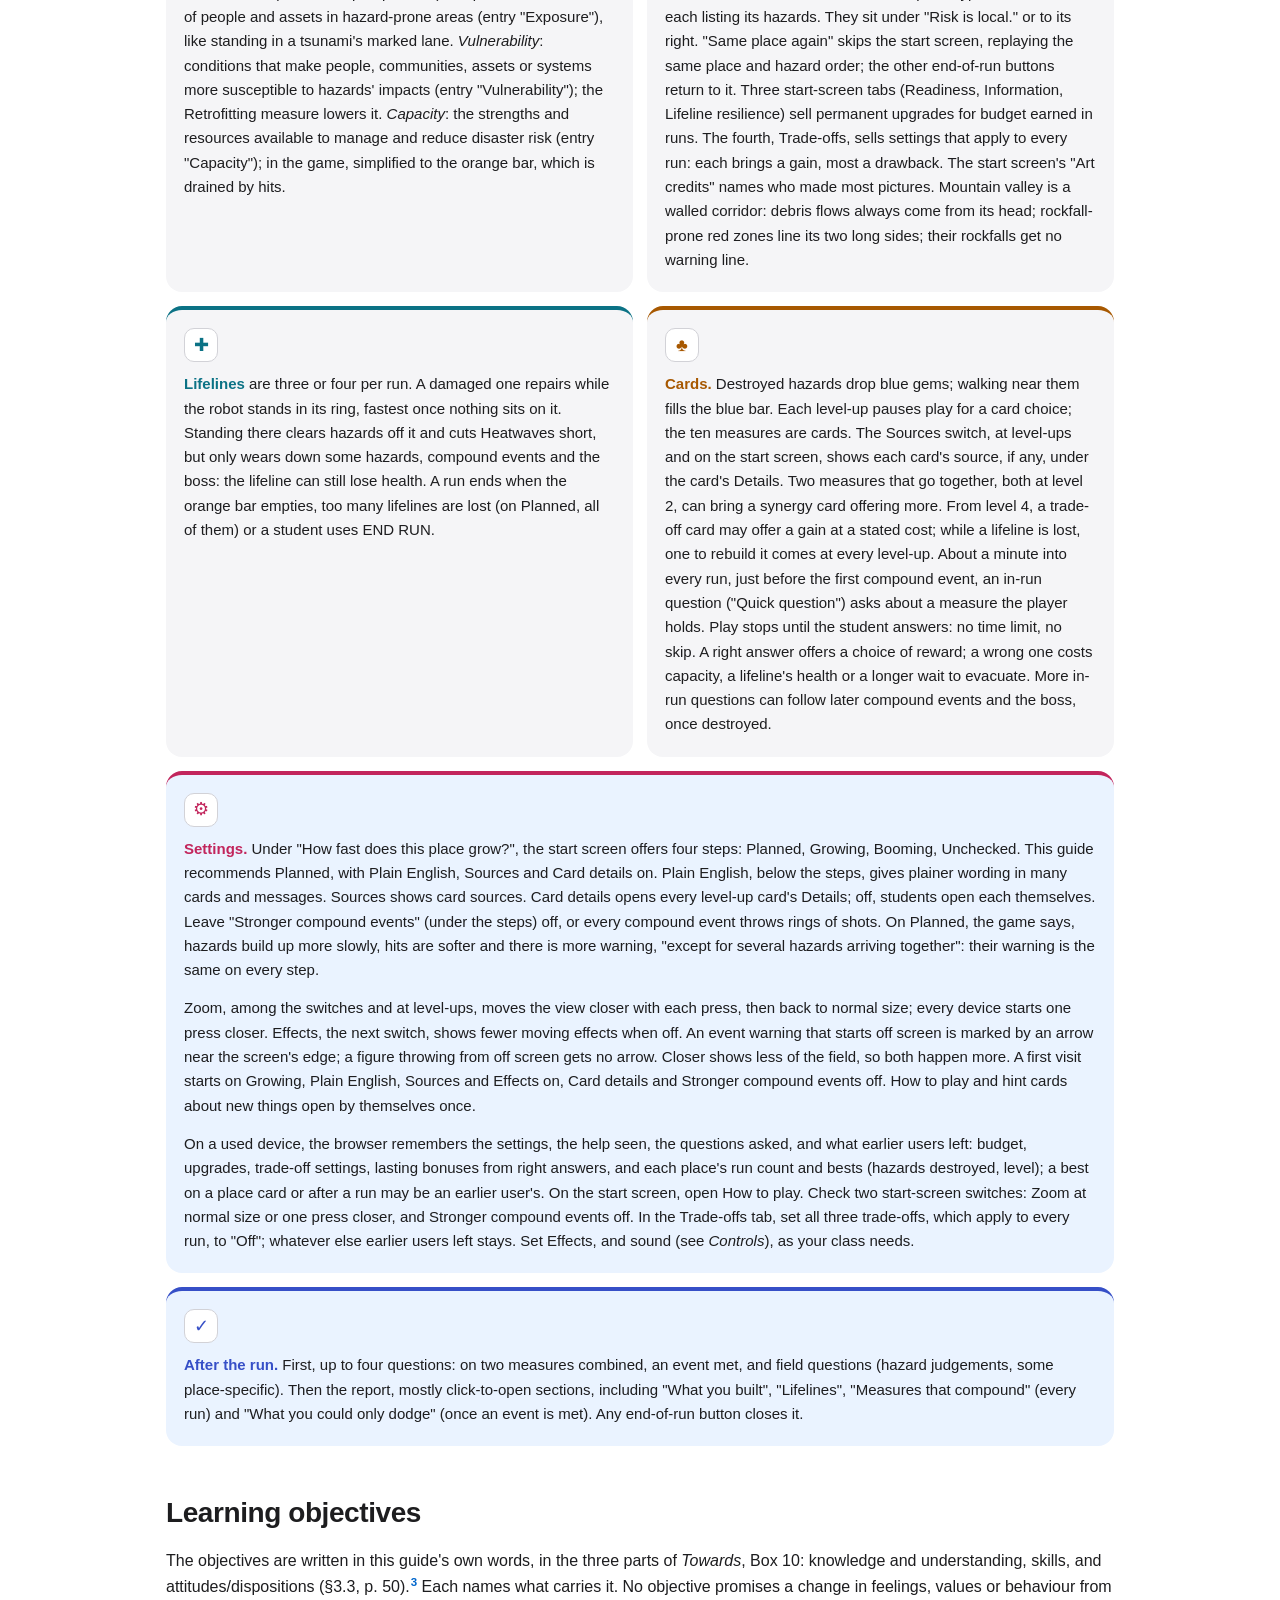
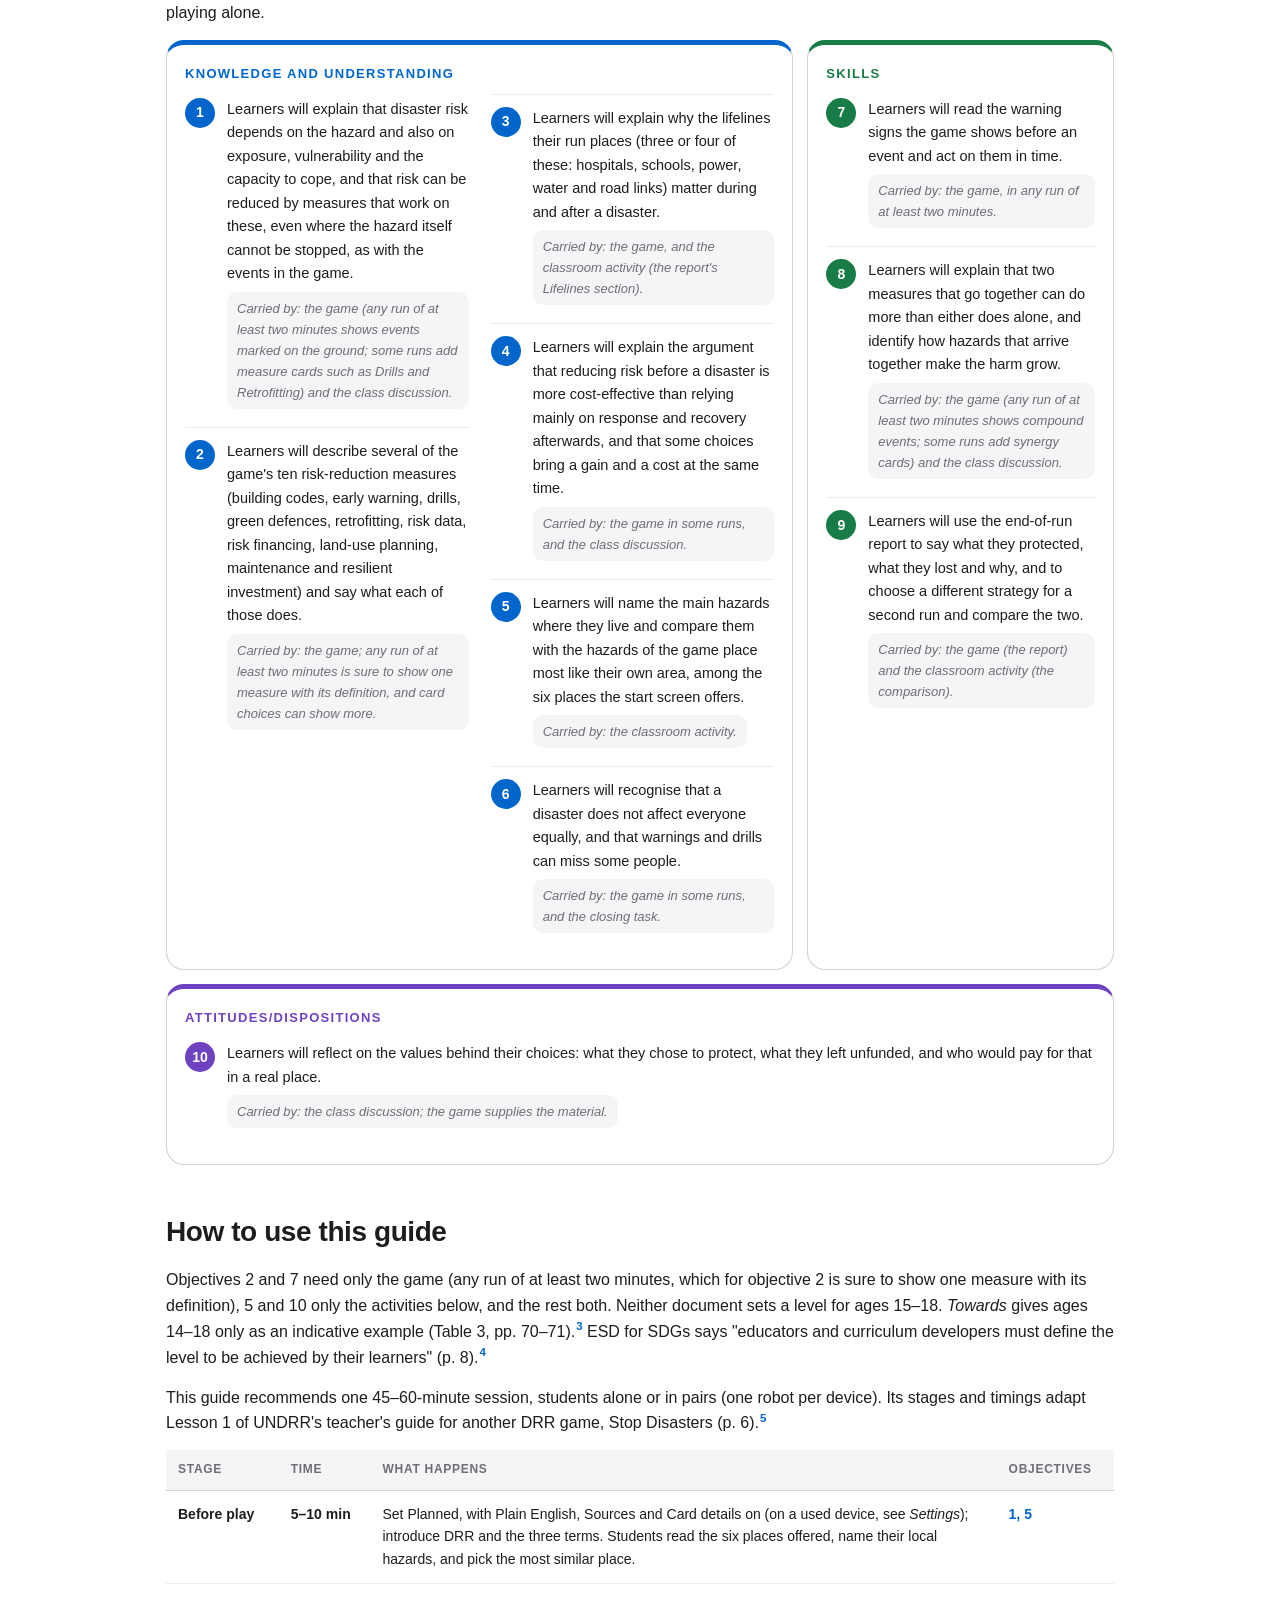
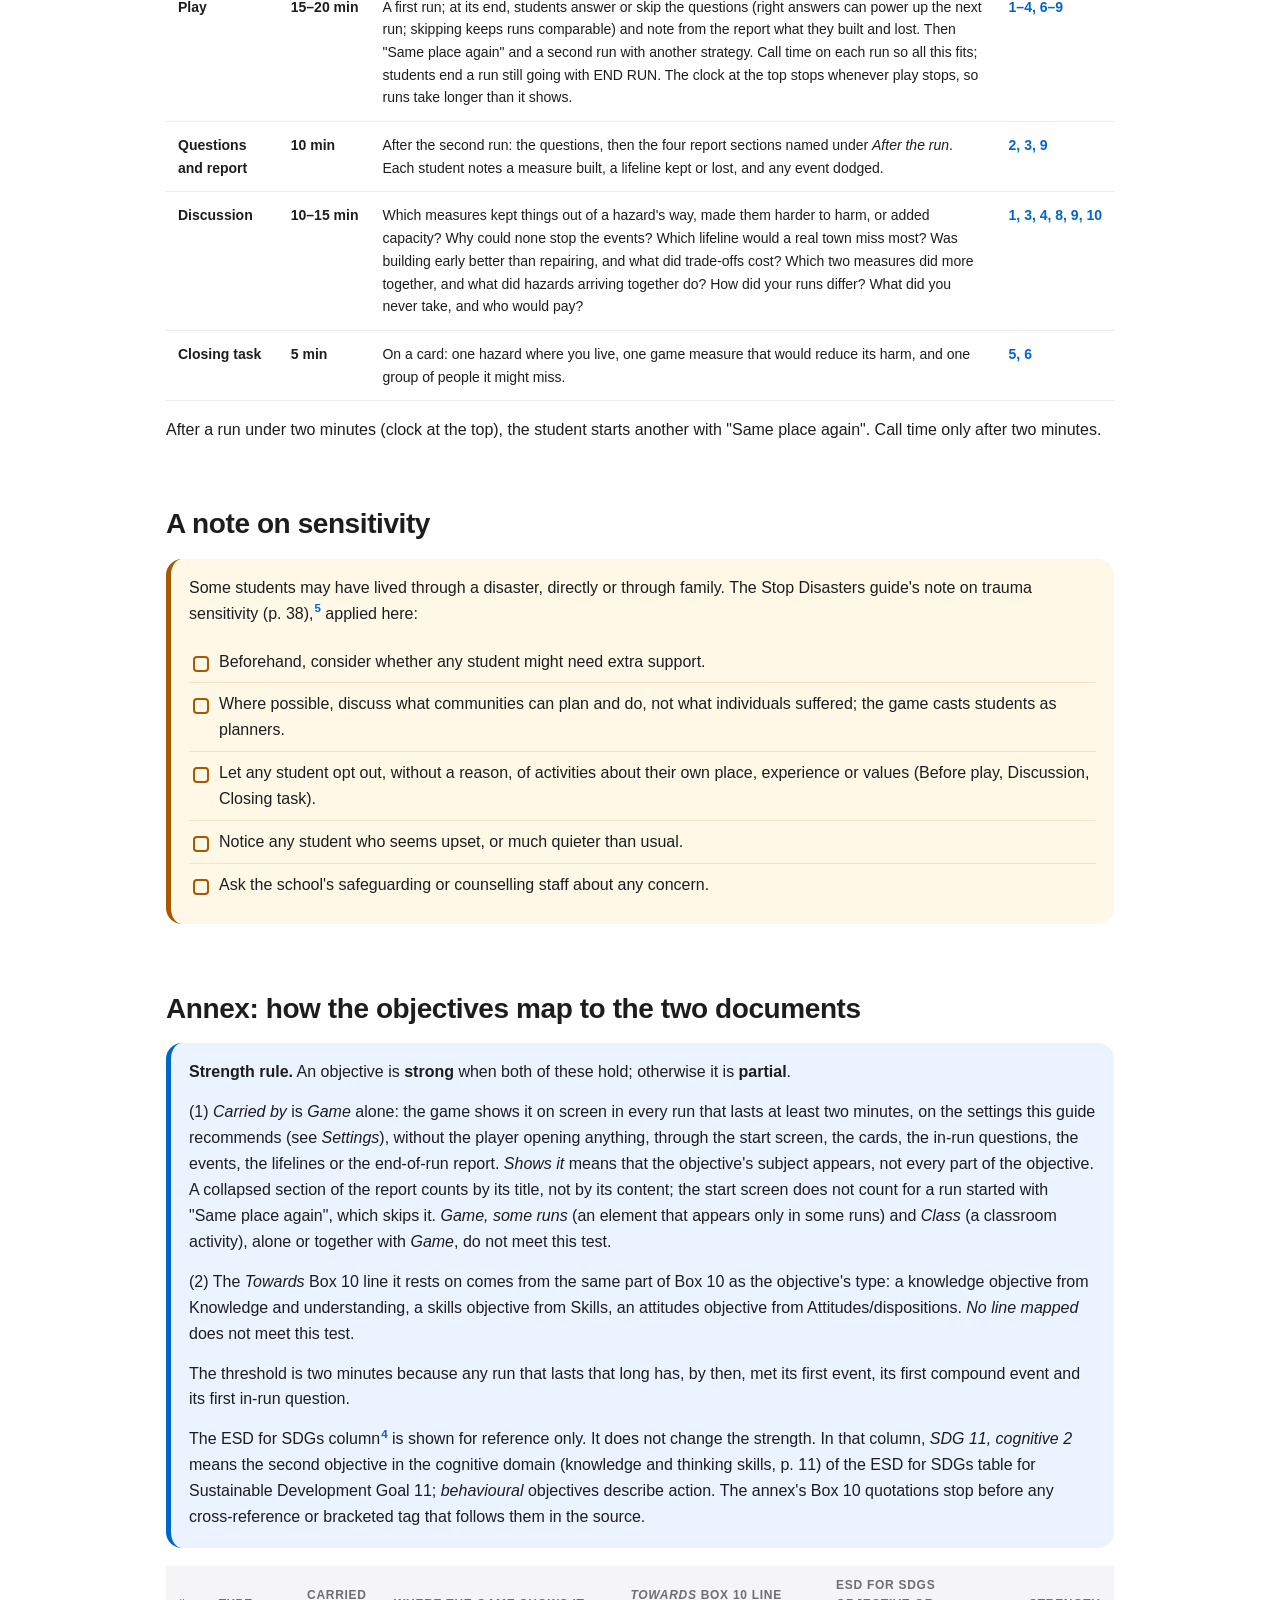
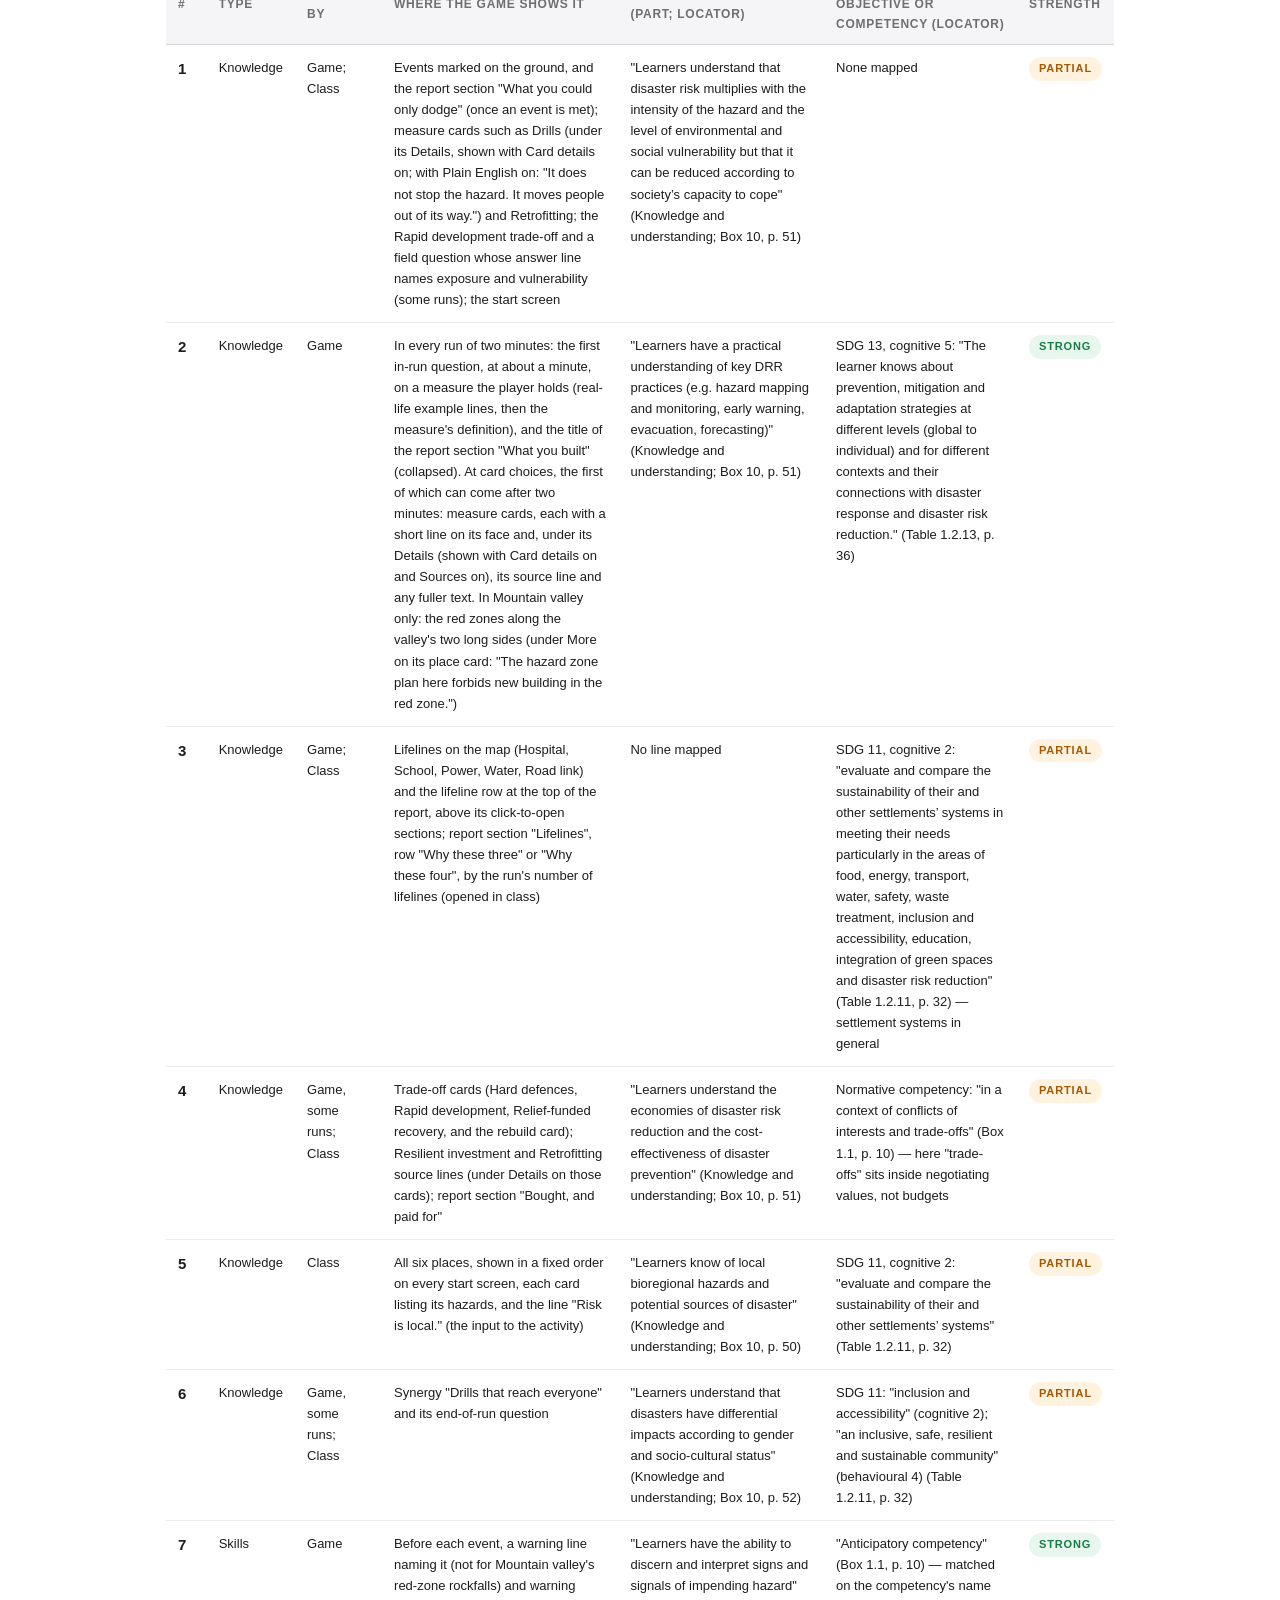
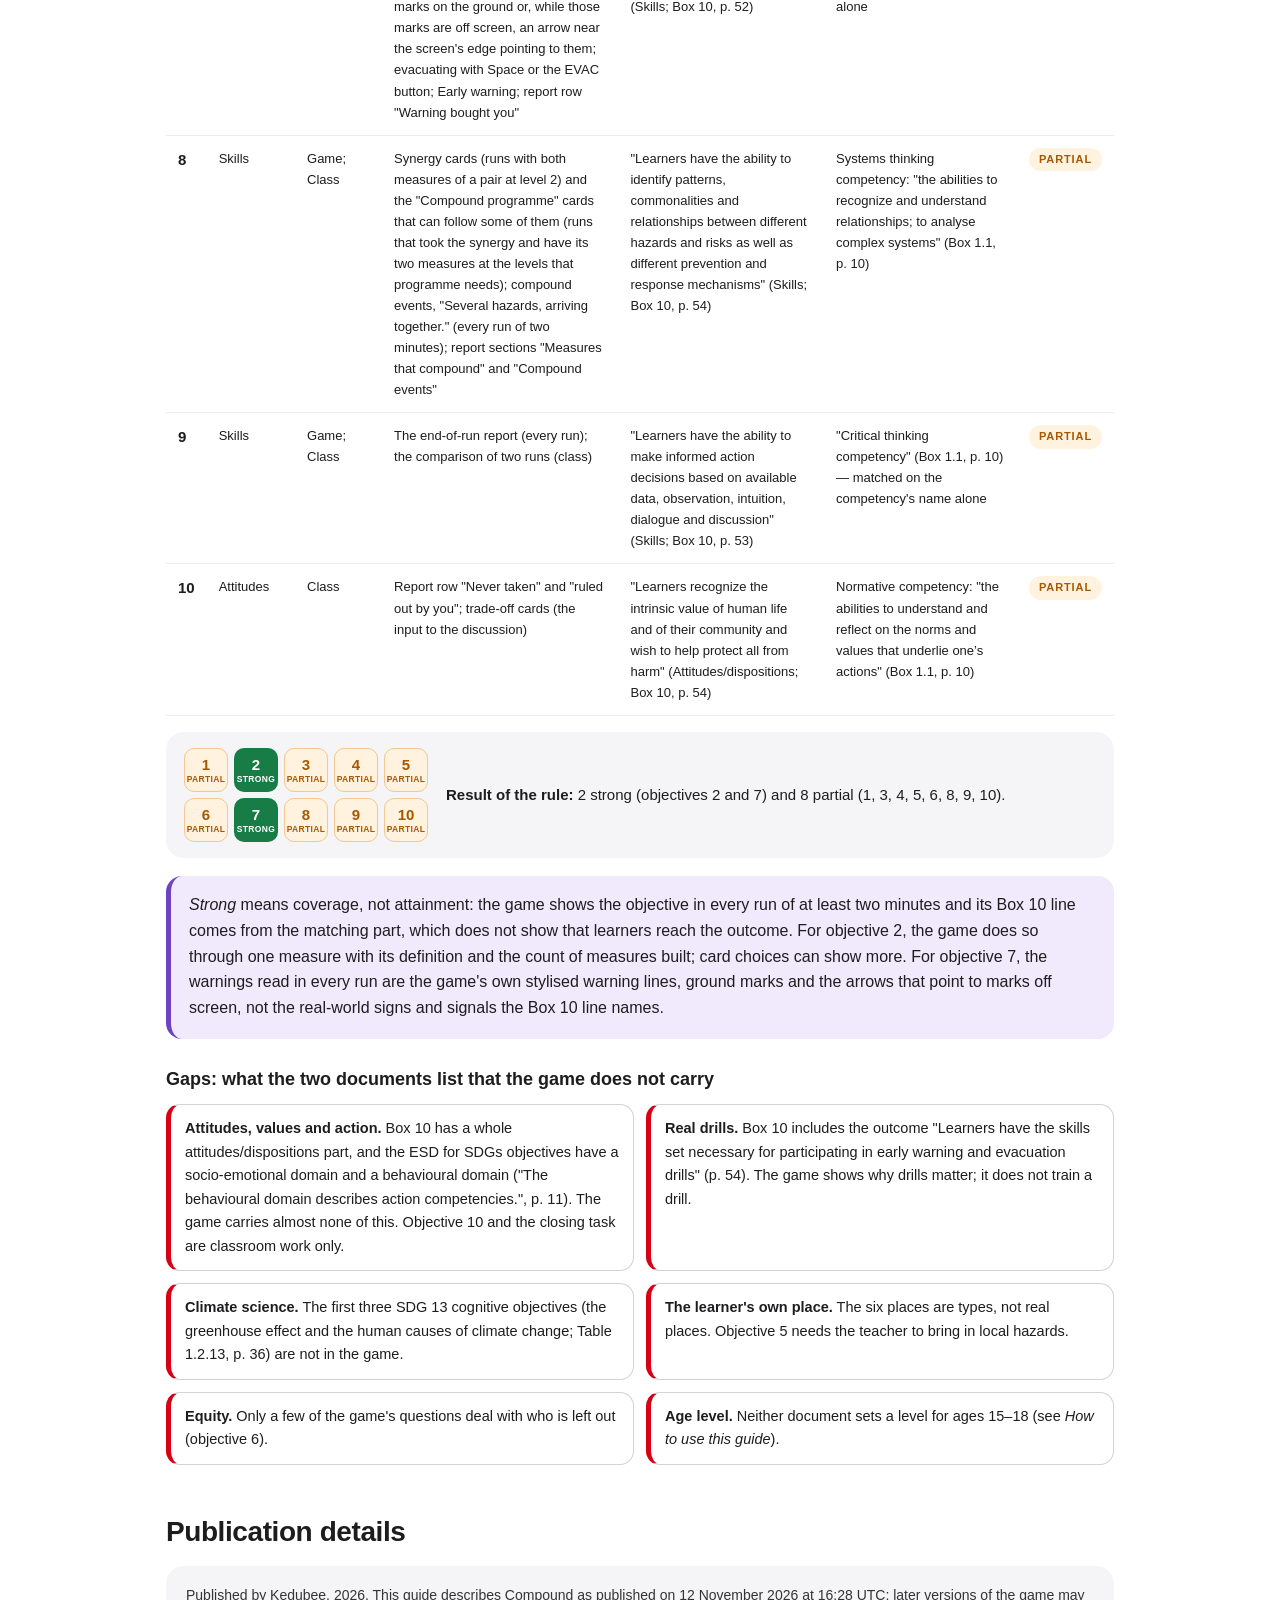
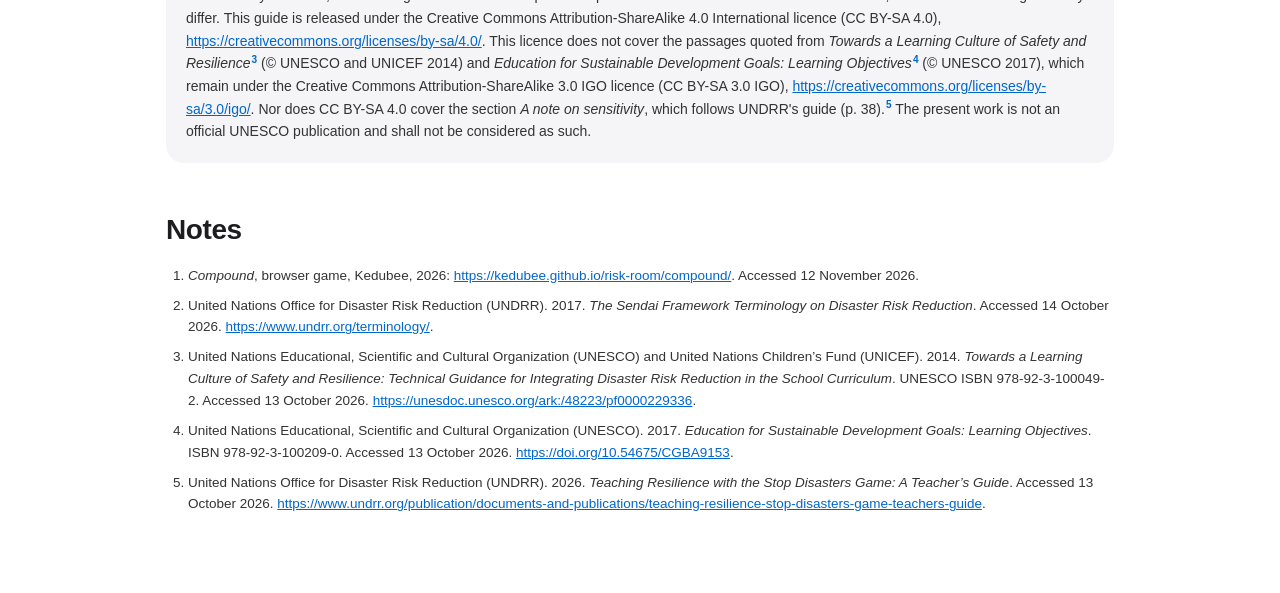
<file: compound/guide/index.html>
<!doctype html>
<html lang="en">
<head>
<meta charset="utf-8">
<meta name="viewport" content="width=device-width, initial-scale=1">
<title>Compound: learning objectives and a short teacher&#x27;s guide</title>
<link rel="icon" href="data:,">
<style>
:root{--bg:#fff;--card:#f5f5f7;--border:#d2d2d7;--fg:#1d1d1f;--soft:#6e6e73;--accent:#0066cc;--accent-soft:#eaf3ff;
  --green:#177c46;--green-soft:#e8f7ee;--amber:#a75800;--amber-soft:#fff3e0;--red:#d70015;--red-soft:#ffebea;
  --purple:#6e42c1;--purple-soft:#f1eafd}
*{box-sizing:border-box}
html{scroll-behavior:smooth;scroll-padding-top:64px}
body{margin:0;background:var(--bg);color:var(--fg);font:16px/1.62 -apple-system,BlinkMacSystemFont,"Segoe UI",Roboto,"Helvetica Neue",Arial,sans-serif;-webkit-text-size-adjust:100%}
a{color:var(--accent)}
.top{position:sticky;top:0;z-index:5;background:rgba(255,255,255,.82);backdrop-filter:blur(20px);-webkit-backdrop-filter:blur(20px);border-bottom:1px solid var(--border)}
.top nav{max-width:980px;margin:0 auto;padding:10px 16px;display:flex;gap:6px;overflow-x:auto;scrollbar-width:none}
.top nav::-webkit-scrollbar{display:none}
.top nav a{flex:none;font-size:13px;font-weight:600;color:var(--soft);text-decoration:none;padding:5px 11px;border-radius:99px}
.top nav a:hover{background:var(--card);color:var(--fg)}
main{max-width:980px;margin:0 auto;padding:0 16px 64px}
.hero{padding:48px 0 8px}
h1{font-size:40px;line-height:1.12;letter-spacing:-.02em;margin:0 0 18px;max-width:760px}
h2{font-size:28px;letter-spacing:-.015em;line-height:1.2;margin:0 0 18px}
h3{font-size:18px;margin:0 0 10px}
section{padding-top:50px}
p{margin:0 0 14px}
.lead{font-size:18px;color:#333;max-width:780px}
sup.fnref{font-size:.72em;line-height:0;margin-left:1px}
sup.fnref a{text-decoration:none;font-weight:700}
.quote{margin:26px 0 6px;padding:26px 28px;border-radius:20px;background:linear-gradient(135deg,#fff4ec,#fff 70%);border:1px solid #ffd8bf}
.quote figcaption{font-size:12px;font-weight:800;letter-spacing:.12em;text-transform:uppercase;color:#c3400d;margin-bottom:8px}
.quote figcaption.long{font-size:16px;font-weight:650;letter-spacing:0;text-transform:none;line-height:1.45;color:#a8360b;margin-bottom:10px}
.quote blockquote{margin:0;font-size:24px;line-height:1.38;font-weight:650;letter-spacing:-.01em;color:#1d1d1f}
.ggrid{display:grid;grid-template-columns:repeat(2,minmax(0,1fr));gap:14px}
.gcard{position:relative;background:var(--card);border-radius:16px;padding:18px 18px 6px 18px;border-top:4px solid var(--c)}
.gcard .gicon{width:34px;height:34px;border-radius:10px;display:grid;place-items:center;background:#fff;color:var(--c);font-size:18px;margin-bottom:10px;border:1px solid var(--border)}
.gcard p{font-size:15px}
.gcard .ctl{list-style:none;margin:2px 0 6px;padding:0;font-size:15px}
.gcard .ctl li{padding:7px 0 7px 12px;border-top:1px solid var(--border);border-left:3px solid var(--c);margin-top:6px}
.gcard strong{color:var(--c)}
.gcard.key{background:var(--accent-soft);grid-column:span 2}
.groups{display:grid;grid-template-columns:repeat(3,minmax(0,1fr));gap:14px;margin-top:8px}
.group{background:#fff;border:1px solid var(--border);border-radius:18px;padding:18px;border-top:5px solid var(--c)}
.group h3{color:var(--c);font-size:13px;text-transform:uppercase;letter-spacing:.1em}
.group ol{list-style:none;margin:0;padding:0}
.obj{display:flex;gap:12px;padding:12px 0;border-top:1px solid #ececf0}
.obj:first-child{border-top:0;padding-top:4px}
.obj .num{flex:none;width:30px;height:30px;border-radius:50%;background:var(--c);color:#fff;font-weight:800;display:grid;place-items:center;font-size:14px}
.obj p{font-size:14.5px;margin:0 0 6px}
.obj .carried{font-size:13px;color:var(--soft);background:var(--card);border-radius:10px;padding:6px 10px;display:inline-block}
.groups .group:nth-child(1){grid-column:span 2}
.groups .group:nth-child(1) ol{columns:2;column-gap:22px}
.groups .group:nth-child(1) .obj{break-inside:avoid}
.groups .group:nth-child(3){grid-column:span 3}
.tablewrap{margin:0 0 16px}
table{border-collapse:collapse;width:100%;font-size:14px}
th{text-align:left;font-size:12px;text-transform:uppercase;letter-spacing:.06em;color:var(--soft);background:var(--card);padding:10px 12px;border-bottom:1px solid var(--border)}
td{vertical-align:top;padding:12px;border-bottom:1px solid #ececf0}
td.nowrap{white-space:nowrap;font-weight:600}
td.objs{white-space:nowrap;color:var(--accent);font-weight:700}
.map td{font-size:13px}
.map td.n{font-weight:800;font-size:15px}
.badge{display:inline-block;font-size:11px;font-weight:800;letter-spacing:.08em;text-transform:uppercase;padding:3px 10px;border-radius:99px}
.badge.strong{background:var(--green-soft);color:var(--green)}
.badge.partial{background:var(--amber-soft);color:var(--amber)}
.callout{border-radius:16px;padding:16px 18px 4px;margin:0 0 18px}
.callout.rule{background:var(--accent-soft);border-left:5px solid var(--accent)}
.callout.meta{background:var(--purple-soft);border-left:5px solid var(--purple)}
.callout.sens{background:#fff8e6;border-left:5px solid var(--amber)}
.checks{margin:4px 0 14px;padding:0;list-style:none}
.checks li{position:relative;padding:8px 0 8px 30px;border-top:1px solid #f1e3c4}
.checks li:first-child{border-top:0}
.checks li::before{content:"";position:absolute;left:4px;top:15px;width:12px;height:12px;border-radius:4px;border:2px solid var(--amber)}
.result{display:flex;gap:18px;align-items:center;background:var(--card);border-radius:18px;padding:16px 18px;margin:0 0 18px}
.result p{margin:0;font-size:15px}
.tiles{display:grid;grid-template-columns:repeat(5,minmax(0,44px));gap:6px;flex:none;max-width:100%}
.tile{height:44px;min-width:0;overflow:hidden;border-radius:10px;display:flex;flex-direction:column;align-items:center;justify-content:center;line-height:1}
.tile b{font-size:15px}
.tile span{font-size:8.5px;font-weight:800;text-transform:uppercase;letter-spacing:.04em;margin-top:3px}
.tile.strong{background:var(--green);color:#fff}
.tile.partial{background:var(--amber-soft);color:var(--amber);border:1px solid #f3c78f}
.gaps-h{margin-top:26px}
.gaps{list-style:none;margin:0;padding:0;display:grid;grid-template-columns:repeat(2,minmax(0,1fr));gap:12px}
.gaps li{background:#fff;border:1px solid var(--border);border-left:5px solid var(--red);border-radius:14px;padding:12px 14px;font-size:14.5px}
.pub{background:var(--card);border-radius:18px;padding:18px 20px 6px;font-size:14px;color:#333;overflow-wrap:anywhere}
.notes{font-size:13.5px;color:#333;padding-left:22px}
.notes li{margin:0 0 8px;overflow-wrap:anywhere}
@media (max-width:760px){
  h1{font-size:30px}
  h2{font-size:23px}
  .lead{font-size:16.5px}
  .quote blockquote{font-size:19px}
  .quote{padding:20px}
  .ggrid,.groups,.gaps{grid-template-columns:1fr}
  .gcard.key,.groups .group:nth-child(1),.groups .group:nth-child(3){grid-column:auto}
  .groups .group:nth-child(1) ol{columns:1}
  .result{flex-direction:column;align-items:flex-start}
  table.stack,table.stack tbody,table.stack tr,table.stack td{display:block;width:100%}
  table.stack thead{position:absolute;width:1px;height:1px;overflow:hidden;clip:rect(0 0 0 0)}
  table.stack tr{border:1px solid var(--border);border-radius:14px;margin:0 0 12px;padding:4px 0;background:#fff}
  table.stack td{border-bottom:0;padding:6px 14px;white-space:normal}
  table.stack td::before{content:attr(data-l);display:block;font-size:10.5px;font-weight:800;letter-spacing:.08em;text-transform:uppercase;color:var(--soft);margin-bottom:2px}
}
@media print{
  .top{display:none}
  section{padding-top:24px;break-inside:auto}
  .gcard,.group,.result,.callout,tr{break-inside:avoid}
  a{color:inherit}
  .obj .num{background:#fff;color:var(--c);border:2px solid var(--c)}
  .tile.strong{background:#fff;color:var(--green);border:2px solid var(--green)}
}
.sr-h{font-size:12px;font-weight:800;letter-spacing:.14em;text-transform:uppercase;color:var(--accent);margin:0 0 10px}
</style>
</head>
<body>
<header class="top"><nav><a href="#what-this-guide-is" data-dup="1">What this guide is</a><a href="#about-the-game" data-dup="1">About the game</a><a href="#learning-objectives" data-dup="1">Learning objectives</a><a href="#how-to-use-this-guide" data-dup="1">How to use this guide</a><a href="#a-note-on-sensitivity" data-dup="1">A note on sensitivity</a><a href="#annex-how-the-objectives-map-to-the-two-documents" data-dup="1">Annex</a><a href="#publication-details" data-dup="1">Publication details</a><a href="#notes" data-dup="1">Notes</a></nav></header>
<main>
<section class="hero" id="what-this-guide-is">
<h1>Compound: learning objectives and a short teacher's guide</h1>
<h2 class="sr-h">What this guide is</h2>
<p class="lead">This guide is for secondary-school teachers of geography, science and civics who teach learners aged 15–18. It sets out ten learning objectives for Compound, a free browser game about disaster risk reduction (DRR),<sup class="fnref"><a href="#fn-1" id="ref-1">1</a></sup> and a one-session plan. For the UN Office for Disaster Risk Reduction (UNDRR), DRR is aimed at preventing new disaster risk, reducing existing risk and managing the risk that remains (entry "Disaster risk reduction").<sup class="fnref"><a href="#fn-2" id="ref-2">2</a></sup></p>
<p class="lead">The annex maps the objectives to two documents: <em>Towards a Learning Culture of Safety and Resilience</em>, by UNESCO and UNICEF (2014),<sup class="fnref"><a href="#fn-3" id="ref-3">3</a></sup> and UNESCO's <em>Education for Sustainable Development Goals: Learning Objectives</em> (ESD for SDGs, 2017).<sup class="fnref"><a href="#fn-4" id="ref-4">4</a></sup> The annex lists what the game does not teach.</p>
</section>
<section id="about-the-game">
<h2>About the game</h2>
<figure class="quote"><figcaption class="long">The start screen sets the idea: the player is a place that hazards keep arriving at.</figcaption><blockquote>"You cannot stop them coming — you can only decide what you build, and how fast."</blockquote></figure>
<div class="ggrid"><div class="gcard" style="--c:#0066cc"><div class="gicon" aria-hidden="true">&#9000;</div><p><strong>Controls.</strong> Students move a small robot; aiming and firing are automatic. The game treats a device as a touch screen when its start screen says "Drag anywhere", not WASD (the W, A, S and D keys). A touch-screen laptop with a mouse or trackpad counts as a computer.</p><ul class="ctl"><li><strong>Move.</strong> WASD or the arrow keys; on a touch screen, drag anywhere.</li><li><strong>Evacuate.</strong> Space or the EVAC button makes the robot dash out of the way.</li><li><strong>Choose a card.</strong> Click or tap it. On the start screen's place cards and at level-ups (see <em>Cards</em>), ←/→ or A/D highlight a card and Space or Enter chooses it. A key held there must be pressed again to move the robot.</li><li><strong>Sound.</strong> M mutes it. On a touch screen, the ♫ button does (♪ once muted); it appears only once a run starts.</li><li><strong>End a run.</strong> There is no pause button, and END RUN, at the top (under ♫ on a touch screen), never pauses the game. Two presses end the run: the second must follow within a few seconds, or the button resets. On a computer, Esc works as a press. Neither works while play is stopped: at a card choice, in-run question (see <em>Cards</em>) or hint card.</li></ul></div><div class="gcard" style="--c:#c3400d"><div class="gicon" aria-hidden="true">&#9888;</div><p><strong>Hazards.</strong> The figures look like slimes, golems and the like; the game calls them hazards. The robot's attacks leave Heatwaves alone. Earthquake, Storm and Wildfire figures come by turns: one chases; the next, drawn darker, throws from a distance but walks into a lifeline it targets (lifelines are services such as hospitals). Five events, such as a tsunami, cannot be destroyed: each is marked on the ground before it lands and, with one exception (see <em>Places</em>), named in a warning line; the robot can only dodge. Cracks and burn marks are left where an event or a fire has struck; they are not warnings, and the ground under a crack can still hurt. From the second minute come compound events, "Several hazards, arriving together."; later, a bigger one, "the boss", arrives (on Planned, at four minutes).</p></div><div class="gcard" style="--c:#177c46"><div class="gicon" aria-hidden="true">&#9673;</div><p><strong>Three terms</strong> (UNDRR's, paraphrased).<sup class="fnref"><a href="#fn-2" id="ref-2-2">2</a></sup> <em>Exposure</em>: the situation of people and assets in hazard-prone areas (entry "Exposure"), like standing in a tsunami's marked lane. <em>Vulnerability</em>: conditions that make people, communities, assets or systems more susceptible to hazards' impacts (entry "Vulnerability"); the Retrofitting measure lowers it. <em>Capacity</em>: the strengths and resources available to manage and reduce disaster risk (entry "Capacity"); in the game, simplified to the orange bar, which is drained by hits.</p></div><div class="gcard" style="--c:#6e42c1"><div class="gicon" aria-hidden="true">&#9873;</div><p><strong>Places.</strong> The start screen offers all six place types, in fixed order, each listing its hazards. They sit under "Risk is local." or to its right. "Same place again" skips the start screen, replaying the same place and hazard order; the other end-of-run buttons return to it. Three start-screen tabs (Readiness, Information, Lifeline resilience) sell permanent upgrades for budget earned in runs. The fourth, Trade-offs, sells settings that apply to every run: each brings a gain, most a drawback. The start screen's "Art credits" names who made most pictures. Mountain valley is a walled corridor: debris flows always come from its head; rockfall-prone red zones line its two long sides; their rockfalls get no warning line.</p></div><div class="gcard" style="--c:#0b7285"><div class="gicon" aria-hidden="true">&#10010;</div><p><strong>Lifelines</strong> are three or four per run. A damaged one repairs while the robot stands in its ring, fastest once nothing sits on it. Standing there clears hazards off it and cuts Heatwaves short, but only wears down some hazards, compound events and the boss: the lifeline can still lose health. A run ends when the orange bar empties, too many lifelines are lost (on Planned, all of them) or a student uses END RUN.</p></div><div class="gcard" style="--c:#a75800"><div class="gicon" aria-hidden="true">&#9827;</div><p><strong>Cards.</strong> Destroyed hazards drop blue gems; walking near them fills the blue bar. Each level-up pauses play for a card choice; the ten measures are cards. The Sources switch, at level-ups and on the start screen, shows each card's source, if any, under the card's Details. Two measures that go together, both at level 2, can bring a synergy card offering more. From level 4, a trade-off card may offer a gain at a stated cost; while a lifeline is lost, one to rebuild it comes at every level-up. About a minute into every run, just before the first compound event, an in-run question ("Quick question") asks about a measure the player holds. Play stops until the student answers: no time limit, no skip. A right answer offers a choice of reward; a wrong one costs capacity, a lifeline's health or a longer wait to evacuate. More in-run questions can follow later compound events and the boss, once destroyed.</p></div><div class="gcard key" style="--c:#c2255c"><div class="gicon" aria-hidden="true">&#9881;</div><p><strong>Settings.</strong> Under "How fast does this place grow?", the start screen offers four steps: Planned, Growing, Booming, Unchecked. This guide recommends Planned, with Plain English, Sources and Card details on. Plain English, below the steps, gives plainer wording in many cards and messages. Sources shows card sources. Card details opens every level-up card's Details; off, students open each themselves. Leave "Stronger compound events" (under the steps) off, or every compound event throws rings of shots. On Planned, the game says, hazards build up more slowly, hits are softer and there is more warning, "except for several hazards arriving together": their warning is the same on every step.</p><p>Zoom, among the switches and at level-ups, moves the view closer with each press, then back to normal size; every device starts one press closer. Effects, the next switch, shows fewer moving effects when off. An event warning that starts off screen is marked by an arrow near the screen's edge; a figure throwing from off screen gets no arrow. Closer shows less of the field, so both happen more. A first visit starts on Growing, Plain English, Sources and Effects on, Card details and Stronger compound events off. How to play and hint cards about new things open by themselves once.</p><p>On a used device, the browser remembers the settings, the help seen, the questions asked, and what earlier users left: budget, upgrades, trade-off settings, lasting bonuses from right answers, and each place's run count and bests (hazards destroyed, level); a best on a place card or after a run may be an earlier user's. On the start screen, open How to play. Check two start-screen switches: Zoom at normal size or one press closer, and Stronger compound events off. In the Trade-offs tab, set all three trade-offs, which apply to every run, to "Off"; whatever else earlier users left stays. Set Effects, and sound (see <em>Controls</em>), as your class needs.</p></div><div class="gcard key" style="--c:#364fc7"><div class="gicon" aria-hidden="true">&#10003;</div><p><strong>After the run.</strong> First, up to four questions: on two measures combined, an event met, and field questions (hazard judgements, some place-specific). Then the report, mostly click-to-open sections, including "What you built", "Lifelines", "Measures that compound" (every run) and "What you could only dodge" (once an event is met). Any end-of-run button closes it.</p></div></div>
</section>
<section id="learning-objectives">
<h2>Learning objectives</h2>
<p>The objectives are written in this guide's own words, in the three parts of <em>Towards</em>, Box 10: knowledge and understanding, skills, and attitudes/dispositions (§3.3, p. 50).<sup class="fnref"><a href="#fn-3" id="ref-3-2">3</a></sup> Each names what carries it. No objective promises a change in feelings, values or behaviour from playing alone.</p>
<div class="groups"><div class="group" style="--c:#0066cc"><h3>Knowledge and understanding</h3><ol start="1"><li class="obj" value="1"><span class="num">1</span><div><p>Learners will explain that disaster risk depends on the hazard and also on exposure, vulnerability and the capacity to cope, and that risk can be reduced by measures that work on these, even where the hazard itself cannot be stopped, as with the events in the game.</p><p class="carried"><em>Carried by: the game (any run of at least two minutes shows events marked on the ground; some runs add measure cards such as Drills and Retrofitting) and the class discussion.</em></p></div></li><li class="obj" value="2"><span class="num">2</span><div><p>Learners will describe several of the game's ten risk-reduction measures (building codes, early warning, drills, green defences, retrofitting, risk data, risk financing, land-use planning, maintenance and resilient investment) and say what each of those does.</p><p class="carried"><em>Carried by: the game; any run of at least two minutes is sure to show one measure with its definition, and card choices can show more.</em></p></div></li><li class="obj" value="3"><span class="num">3</span><div><p>Learners will explain why the lifelines their run places (three or four of these: hospitals, schools, power, water and road links) matter during and after a disaster.</p><p class="carried"><em>Carried by: the game, and the classroom activity (the report's Lifelines section).</em></p></div></li><li class="obj" value="4"><span class="num">4</span><div><p>Learners will explain the argument that reducing risk before a disaster is more cost-effective than relying mainly on response and recovery afterwards, and that some choices bring a gain and a cost at the same time.</p><p class="carried"><em>Carried by: the game in some runs, and the class discussion.</em></p></div></li><li class="obj" value="5"><span class="num">5</span><div><p>Learners will name the main hazards where they live and compare them with the hazards of the game place most like their own area, among the six places the start screen offers.</p><p class="carried"><em>Carried by: the classroom activity.</em></p></div></li><li class="obj" value="6"><span class="num">6</span><div><p>Learners will recognise that a disaster does not affect everyone equally, and that warnings and drills can miss some people.</p><p class="carried"><em>Carried by: the game in some runs, and the closing task.</em></p></div></li></ol></div><div class="group" style="--c:#177c46"><h3>Skills</h3><ol start="7"><li class="obj" value="7"><span class="num">7</span><div><p>Learners will read the warning signs the game shows before an event and act on them in time.</p><p class="carried"><em>Carried by: the game, in any run of at least two minutes.</em></p></div></li><li class="obj" value="8"><span class="num">8</span><div><p>Learners will explain that two measures that go together can do more than either does alone, and identify how hazards that arrive together make the harm grow.</p><p class="carried"><em>Carried by: the game (any run of at least two minutes shows compound events; some runs add synergy cards) and the class discussion.</em></p></div></li><li class="obj" value="9"><span class="num">9</span><div><p>Learners will use the end-of-run report to say what they protected, what they lost and why, and to choose a different strategy for a second run and compare the two.</p><p class="carried"><em>Carried by: the game (the report) and the classroom activity (the comparison).</em></p></div></li></ol></div><div class="group" style="--c:#6e42c1"><h3>Attitudes/dispositions</h3><ol start="10"><li class="obj" value="10"><span class="num">10</span><div><p>Learners will reflect on the values behind their choices: what they chose to protect, what they left unfunded, and who would pay for that in a real place.</p><p class="carried"><em>Carried by: the class discussion; the game supplies the material.</em></p></div></li></ol></div></div>
</section>
<section id="how-to-use-this-guide">
<h2>How to use this guide</h2>
<p>Objectives 2 and 7 need only the game (any run of at least two minutes, which for objective 2 is sure to show one measure with its definition), 5 and 10 only the activities below, and the rest both. Neither document sets a level for ages 15–18. <em>Towards</em> gives ages 14–18 only as an indicative example (Table 3, pp. 70–71).<sup class="fnref"><a href="#fn-3" id="ref-3-3">3</a></sup> ESD for SDGs says "educators and curriculum developers must define the level to be achieved by their learners" (p. 8).<sup class="fnref"><a href="#fn-4" id="ref-4-2">4</a></sup></p>
<p>This guide recommends one 45–60-minute session, students alone or in pairs (one robot per device). Its stages and timings adapt Lesson 1 of UNDRR's teacher's guide for another DRR game, Stop Disasters (p. 6).<sup class="fnref"><a href="#fn-5" id="ref-5">5</a></sup></p>
<div class="tablewrap"><table class="stack session"><thead><tr><th>Stage</th><th>Time</th><th>What happens</th><th>Objectives</th></tr></thead><tbody><tr><td data-l="Stage"><b>Before play</b></td><td data-l="Time" class="nowrap">5–10 min</td><td data-l="What happens">Set Planned, with Plain English, Sources and Card details on (on a used device, see <em>Settings</em>); introduce DRR and the three terms. Students read the six places offered, name their local hazards, and pick the most similar place.</td><td data-l="Objectives" class="objs">1, 5</td></tr><tr><td data-l="Stage"><b>Play</b></td><td data-l="Time" class="nowrap">15–20 min</td><td data-l="What happens">A first run; at its end, students answer or skip the questions (right answers can power up the next run; skipping keeps runs comparable) and note from the report what they built and lost. Then "Same place again" and a second run with another strategy. Call time on each run so all this fits; students end a run still going with END RUN. The clock at the top stops whenever play stops, so runs take longer than it shows.</td><td data-l="Objectives" class="objs">1–4, 6–9</td></tr><tr><td data-l="Stage"><b>Questions and report</b></td><td data-l="Time" class="nowrap">10 min</td><td data-l="What happens">After the second run: the questions, then the four report sections named under <em>After the run</em>. Each student notes a measure built, a lifeline kept or lost, and any event dodged.</td><td data-l="Objectives" class="objs">2, 3, 9</td></tr><tr><td data-l="Stage"><b>Discussion</b></td><td data-l="Time" class="nowrap">10–15 min</td><td data-l="What happens">Which measures kept things out of a hazard's way, made them harder to harm, or added capacity? Why could none stop the events? Which lifeline would a real town miss most? Was building early better than repairing, and what did trade-offs cost? Which two measures did more together, and what did hazards arriving together do? How did your runs differ? What did you never take, and who would pay?</td><td data-l="Objectives" class="objs">1, 3, 4, 8, 9, 10</td></tr><tr><td data-l="Stage"><b>Closing task</b></td><td data-l="Time" class="nowrap">5 min</td><td data-l="What happens">On a card: one hazard where you live, one game measure that would reduce its harm, and one group of people it might miss.</td><td data-l="Objectives" class="objs">5, 6</td></tr></tbody></table></div>
<p>After a run under two minutes (clock at the top), the student starts another with "Same place again". Call time only after two minutes.</p>
</section>
<section id="a-note-on-sensitivity">
<h2>A note on sensitivity</h2>
<div class="callout sens"><p>Some students may have lived through a disaster, directly or through family. The Stop Disasters guide's note on trauma sensitivity (p. 38),<sup class="fnref"><a href="#fn-5" id="ref-5-2">5</a></sup> applied here:</p>
<ul class="checks"><li>Beforehand, consider whether any student might need extra support.</li><li>Where possible, discuss what communities can plan and do, not what individuals suffered; the game casts students as planners.</li><li>Let any student opt out, without a reason, of activities about their own place, experience or values (Before play, Discussion, Closing task).</li><li>Notice any student who seems upset, or much quieter than usual.</li><li>Ask the school's safeguarding or counselling staff about any concern.</li></ul></div>
</section>
<section id="annex-how-the-objectives-map-to-the-two-documents">
<h2>Annex: how the objectives map to the two documents</h2>
<div class="callout rule"><p><strong>Strength rule.</strong> An objective is <strong>strong</strong> when both of these hold; otherwise it is <strong>partial</strong>.</p><p>(1) <em>Carried by</em> is <em>Game</em> alone: the game shows it on screen in every run that lasts at least two minutes, on the settings this guide recommends (see <em>Settings</em>), without the player opening anything, through the start screen, the cards, the in-run questions, the events, the lifelines or the end-of-run report. <em>Shows it</em> means that the objective's subject appears, not every part of the objective. A collapsed section of the report counts by its title, not by its content; the start screen does not count for a run started with "Same place again", which skips it. <em>Game, some runs</em> (an element that appears only in some runs) and <em>Class</em> (a classroom activity), alone or together with <em>Game</em>, do not meet this test.</p><p>(2) The <em>Towards</em> Box 10 line it rests on comes from the same part of Box 10 as the objective's type: a knowledge objective from Knowledge and understanding, a skills objective from Skills, an attitudes objective from Attitudes/dispositions. <em>No line mapped</em> does not meet this test.</p><p>The threshold is two minutes because any run that lasts that long has, by then, met its first event, its first compound event and its first in-run question.</p><p>The ESD for SDGs column<sup class="fnref"><a href="#fn-4" id="ref-4-3">4</a></sup> is shown for reference only. It does not change the strength. In that column, <em>SDG 11, cognitive 2</em> means the second objective in the cognitive domain (knowledge and thinking skills, p. 11) of the ESD for SDGs table for Sustainable Development Goal 11; <em>behavioural</em> objectives describe action. The annex's Box 10 quotations stop before any cross-reference or bracketed tag that follows them in the source.</p></div>
<div class="tablewrap"><table class="stack map"><thead><tr><th>#</th><th>Type</th><th>Carried by</th><th>Where the game shows it</th><th><em>Towards</em> Box 10 line (part; locator)</th><th>ESD for SDGs objective or competency (locator)</th><th>Strength</th></tr></thead><tbody><tr><td data-l="#" class="n">1</td><td data-l="Type">Knowledge</td><td data-l="Carried by">Game; Class</td><td data-l="Where the game shows it">Events marked on the ground, and the report section "What you could only dodge" (once an event is met); measure cards such as Drills (under its Details, shown with Card details on; with Plain English on: "It does not stop the hazard. It moves people out of its way.") and Retrofitting; the Rapid development trade-off and a field question whose answer line names exposure and vulnerability (some runs); the start screen</td><td data-l="Towards Box 10 line (part; locator)">"Learners understand that disaster risk multiplies with the intensity of the hazard and the level of environmental and social vulnerability but that it can be reduced according to society’s capacity to cope" (Knowledge and understanding; Box 10, p. 51)</td><td data-l="ESD for SDGs objective or competency (locator)">None mapped</td><td data-l="Strength"><span class="badge partial">partial</span></td></tr><tr><td data-l="#" class="n">2</td><td data-l="Type">Knowledge</td><td data-l="Carried by">Game</td><td data-l="Where the game shows it">In every run of two minutes: the first in-run question, at about a minute, on a measure the player holds (real-life example lines, then the measure's definition), and the title of the report section "What you built" (collapsed). At card choices, the first of which can come after two minutes: measure cards, each with a short line on its face and, under its Details (shown with Card details on and Sources on), its source line and any fuller text. In Mountain valley only: the red zones along the valley's two long sides (under More on its place card: "The hazard zone plan here forbids new building in the red zone.")</td><td data-l="Towards Box 10 line (part; locator)">"Learners have a practical understanding of key DRR practices (e.g. hazard mapping and monitoring, early warning, evacuation, forecasting)" (Knowledge and understanding; Box 10, p. 51)</td><td data-l="ESD for SDGs objective or competency (locator)">SDG 13, cognitive 5: "The learner knows about prevention, mitigation and adaptation strategies at different levels (global to individual) and for different contexts and their connections with disaster response and disaster risk reduction." (Table 1.2.13, p. 36)</td><td data-l="Strength"><span class="badge strong">strong</span></td></tr><tr><td data-l="#" class="n">3</td><td data-l="Type">Knowledge</td><td data-l="Carried by">Game; Class</td><td data-l="Where the game shows it">Lifelines on the map (Hospital, School, Power, Water, Road link) and the lifeline row at the top of the report, above its click-to-open sections; report section "Lifelines", row "Why these three" or "Why these four", by the run's number of lifelines (opened in class)</td><td data-l="Towards Box 10 line (part; locator)">No line mapped</td><td data-l="ESD for SDGs objective or competency (locator)">SDG 11, cognitive 2: "evaluate and compare the sustainability of their and other settlements’ systems in meeting their needs particularly in the areas of food, energy, transport, water, safety, waste treatment, inclusion and accessibility, education, integration of green spaces and disaster risk reduction" (Table 1.2.11, p. 32) — settlement systems in general</td><td data-l="Strength"><span class="badge partial">partial</span></td></tr><tr><td data-l="#" class="n">4</td><td data-l="Type">Knowledge</td><td data-l="Carried by">Game, some runs; Class</td><td data-l="Where the game shows it">Trade-off cards (Hard defences, Rapid development, Relief-funded recovery, and the rebuild card); Resilient investment and Retrofitting source lines (under Details on those cards); report section "Bought, and paid for"</td><td data-l="Towards Box 10 line (part; locator)">"Learners understand the economies of disaster risk reduction and the cost-effectiveness of disaster prevention" (Knowledge and understanding; Box 10, p. 51)</td><td data-l="ESD for SDGs objective or competency (locator)">Normative competency: "in a context of conflicts of interests and trade-offs" (Box 1.1, p. 10) — here "trade-offs" sits inside negotiating values, not budgets</td><td data-l="Strength"><span class="badge partial">partial</span></td></tr><tr><td data-l="#" class="n">5</td><td data-l="Type">Knowledge</td><td data-l="Carried by">Class</td><td data-l="Where the game shows it">All six places, shown in a fixed order on every start screen, each card listing its hazards, and the line "Risk is local." (the input to the activity)</td><td data-l="Towards Box 10 line (part; locator)">"Learners know of local bioregional hazards and potential sources of disaster" (Knowledge and understanding; Box 10, p. 50)</td><td data-l="ESD for SDGs objective or competency (locator)">SDG 11, cognitive 2: "evaluate and compare the sustainability of their and other settlements’ systems" (Table 1.2.11, p. 32)</td><td data-l="Strength"><span class="badge partial">partial</span></td></tr><tr><td data-l="#" class="n">6</td><td data-l="Type">Knowledge</td><td data-l="Carried by">Game, some runs; Class</td><td data-l="Where the game shows it">Synergy "Drills that reach everyone" and its end-of-run question</td><td data-l="Towards Box 10 line (part; locator)">"Learners understand that disasters have differential impacts according to gender and socio-cultural status" (Knowledge and understanding; Box 10, p. 52)</td><td data-l="ESD for SDGs objective or competency (locator)">SDG 11: "inclusion and accessibility" (cognitive 2); "an inclusive, safe, resilient and sustainable community" (behavioural 4) (Table 1.2.11, p. 32)</td><td data-l="Strength"><span class="badge partial">partial</span></td></tr><tr><td data-l="#" class="n">7</td><td data-l="Type">Skills</td><td data-l="Carried by">Game</td><td data-l="Where the game shows it">Before each event, a warning line naming it (not for Mountain valley's red-zone rockfalls) and warning marks on the ground or, while those marks are off screen, an arrow near the screen's edge pointing to them; evacuating with Space or the EVAC button; Early warning; report row "Warning bought you"</td><td data-l="Towards Box 10 line (part; locator)">"Learners have the ability to discern and interpret signs and signals of impending hazard" (Skills; Box 10, p. 52)</td><td data-l="ESD for SDGs objective or competency (locator)">"Anticipatory competency" (Box 1.1, p. 10) — matched on the competency's name alone</td><td data-l="Strength"><span class="badge strong">strong</span></td></tr><tr><td data-l="#" class="n">8</td><td data-l="Type">Skills</td><td data-l="Carried by">Game; Class</td><td data-l="Where the game shows it">Synergy cards (runs with both measures of a pair at level 2) and the "Compound programme" cards that can follow some of them (runs that took the synergy and have its two measures at the levels that programme needs); compound events, "Several hazards, arriving together." (every run of two minutes); report sections "Measures that compound" and "Compound events"</td><td data-l="Towards Box 10 line (part; locator)">"Learners have the ability to identify patterns, commonalities and relationships between different hazards and risks as well as different prevention and response mechanisms" (Skills; Box 10, p. 54)</td><td data-l="ESD for SDGs objective or competency (locator)">Systems thinking competency: "the abilities to recognize and understand relationships; to analyse complex systems" (Box 1.1, p. 10)</td><td data-l="Strength"><span class="badge partial">partial</span></td></tr><tr><td data-l="#" class="n">9</td><td data-l="Type">Skills</td><td data-l="Carried by">Game; Class</td><td data-l="Where the game shows it">The end-of-run report (every run); the comparison of two runs (class)</td><td data-l="Towards Box 10 line (part; locator)">"Learners have the ability to make informed action decisions based on available data, observation, intuition, dialogue and discussion" (Skills; Box 10, p. 53)</td><td data-l="ESD for SDGs objective or competency (locator)">"Critical thinking competency" (Box 1.1, p. 10) — matched on the competency's name alone</td><td data-l="Strength"><span class="badge partial">partial</span></td></tr><tr><td data-l="#" class="n">10</td><td data-l="Type">Attitudes</td><td data-l="Carried by">Class</td><td data-l="Where the game shows it">Report row "Never taken" and "ruled out by you"; trade-off cards (the input to the discussion)</td><td data-l="Towards Box 10 line (part; locator)">"Learners recognize the intrinsic value of human life and of their community and wish to help protect all from harm" (Attitudes/dispositions; Box 10, p. 54)</td><td data-l="ESD for SDGs objective or competency (locator)">Normative competency: "the abilities to understand and reflect on the norms and values that underlie one’s actions" (Box 1.1, p. 10)</td><td data-l="Strength"><span class="badge partial">partial</span></td></tr></tbody></table></div>
<div class="result"><div class="tiles" aria-hidden="true"><div class="tile partial" data-dup="1" title="partial"><b>1</b><span>partial</span></div><div class="tile strong" data-dup="1" title="strong"><b>2</b><span>strong</span></div><div class="tile partial" data-dup="1" title="partial"><b>3</b><span>partial</span></div><div class="tile partial" data-dup="1" title="partial"><b>4</b><span>partial</span></div><div class="tile partial" data-dup="1" title="partial"><b>5</b><span>partial</span></div><div class="tile partial" data-dup="1" title="partial"><b>6</b><span>partial</span></div><div class="tile strong" data-dup="1" title="strong"><b>7</b><span>strong</span></div><div class="tile partial" data-dup="1" title="partial"><b>8</b><span>partial</span></div><div class="tile partial" data-dup="1" title="partial"><b>9</b><span>partial</span></div><div class="tile partial" data-dup="1" title="partial"><b>10</b><span>partial</span></div></div><p><strong>Result of the rule:</strong> 2 strong (objectives 2 and 7) and 8 partial (1, 3, 4, 5, 6, 8, 9, 10).</p></div>
<div class="callout meta"><p><em>Strong</em> means coverage, not attainment: the game shows the objective in every run of at least two minutes and its Box 10 line comes from the matching part, which does not show that learners reach the outcome. For objective 2, the game does so through one measure with its definition and the count of measures built; card choices can show more. For objective 7, the warnings read in every run are the game's own stylised warning lines, ground marks and the arrows that point to marks off screen, not the real-world signs and signals the Box 10 line names.</p></div>
<h3 class="gaps-h">Gaps: what the two documents list that the game does not carry</h3>
<ul class="gaps"><li><strong>Attitudes, values and action.</strong> Box 10 has a whole attitudes/dispositions part, and the ESD for SDGs objectives have a socio-emotional domain and a behavioural domain ("The behavioural domain describes action competencies.", p. 11). The game carries almost none of this. Objective 10 and the closing task are classroom work only.</li><li><strong>Real drills.</strong> Box 10 includes the outcome "Learners have the skills set necessary for participating in early warning and evacuation drills" (p. 54). The game shows why drills matter; it does not train a drill.</li><li><strong>Climate science.</strong> The first three SDG 13 cognitive objectives (the greenhouse effect and the human causes of climate change; Table 1.2.13, p. 36) are not in the game.</li><li><strong>The learner's own place.</strong> The six places are types, not real places. Objective 5 needs the teacher to bring in local hazards.</li><li><strong>Equity.</strong> Only a few of the game's questions deal with who is left out (objective 6).</li><li><strong>Age level.</strong> Neither document sets a level for ages 15–18 (see <em>How to use this guide</em>).</li></ul>
</section>
<section id="publication-details">
<h2>Publication details</h2>
<div class="pub"><p>Published by Kedubee, 2026. This guide describes Compound as published on 12 November 2026 at 16:28 UTC; later versions of the game may differ. This guide is released under the Creative Commons Attribution-ShareAlike 4.0 International licence (CC BY-SA 4.0), <a href="https://creativecommons.org/licenses/by-sa/4.0/">https://creativecommons.org/licenses/by-sa/4.0/</a>. This licence does not cover the passages quoted from <em>Towards a Learning Culture of Safety and Resilience</em><sup class="fnref"><a href="#fn-3" id="ref-3-4">3</a></sup> (© UNESCO and UNICEF 2014) and <em>Education for Sustainable Development Goals: Learning Objectives</em><sup class="fnref"><a href="#fn-4" id="ref-4-4">4</a></sup> (© UNESCO 2017), which remain under the Creative Commons Attribution-ShareAlike 3.0 IGO licence (CC BY-SA 3.0 IGO), <a href="https://creativecommons.org/licenses/by-sa/3.0/igo/">https://creativecommons.org/licenses/by-sa/3.0/igo/</a>. Nor does CC BY-SA 4.0 cover the section <em>A note on sensitivity</em>, which follows UNDRR's guide (p. 38).<sup class="fnref"><a href="#fn-5" id="ref-5-3">5</a></sup> The present work is not an official UNESCO publication and shall not be considered as such.</p></div>
</section>
<section id="notes">
<h2>Notes</h2>
<ol class="notes"><li id="fn-1"><em>Compound</em>, browser game, Kedubee, 2026: <a href="https://kedubee.github.io/risk-room/compound/">https://kedubee.github.io/risk-room/compound/</a>. Accessed 12 November 2026.</li><li id="fn-2">United Nations Office for Disaster Risk Reduction (UNDRR). 2017. <em>The Sendai Framework Terminology on Disaster Risk Reduction</em>. Accessed 14 October 2026. <a href="https://www.undrr.org/terminology/">https://www.undrr.org/terminology/</a>.</li><li id="fn-3">United Nations Educational, Scientific and Cultural Organization (UNESCO) and United Nations Children’s Fund (UNICEF). 2014. <em>Towards a Learning Culture of Safety and Resilience: Technical Guidance for Integrating Disaster Risk Reduction in the School Curriculum</em>. UNESCO ISBN 978-92-3-100049-2. Accessed 13 October 2026. <a href="https://unesdoc.unesco.org/ark:/48223/pf0000229336">https://unesdoc.unesco.org/ark:/48223/pf0000229336</a>.</li><li id="fn-4">United Nations Educational, Scientific and Cultural Organization (UNESCO). 2017. <em>Education for Sustainable Development Goals: Learning Objectives</em>. ISBN 978-92-3-100209-0. Accessed 13 October 2026. <a href="https://doi.org/10.54675/CGBA9153">https://doi.org/10.54675/CGBA9153</a>.</li><li id="fn-5">United Nations Office for Disaster Risk Reduction (UNDRR). 2026. <em>Teaching Resilience with the Stop Disasters Game: A Teacher’s Guide</em>. Accessed 13 October 2026. <a href="https://www.undrr.org/publication/documents-and-publications/teaching-resilience-stop-disasters-game-teachers-guide">https://www.undrr.org/publication/documents-and-publications/teaching-resilience-stop-disasters-game-teachers-guide</a>.</li></ol>
</section>
</main>
</body>
</html>
</file>
